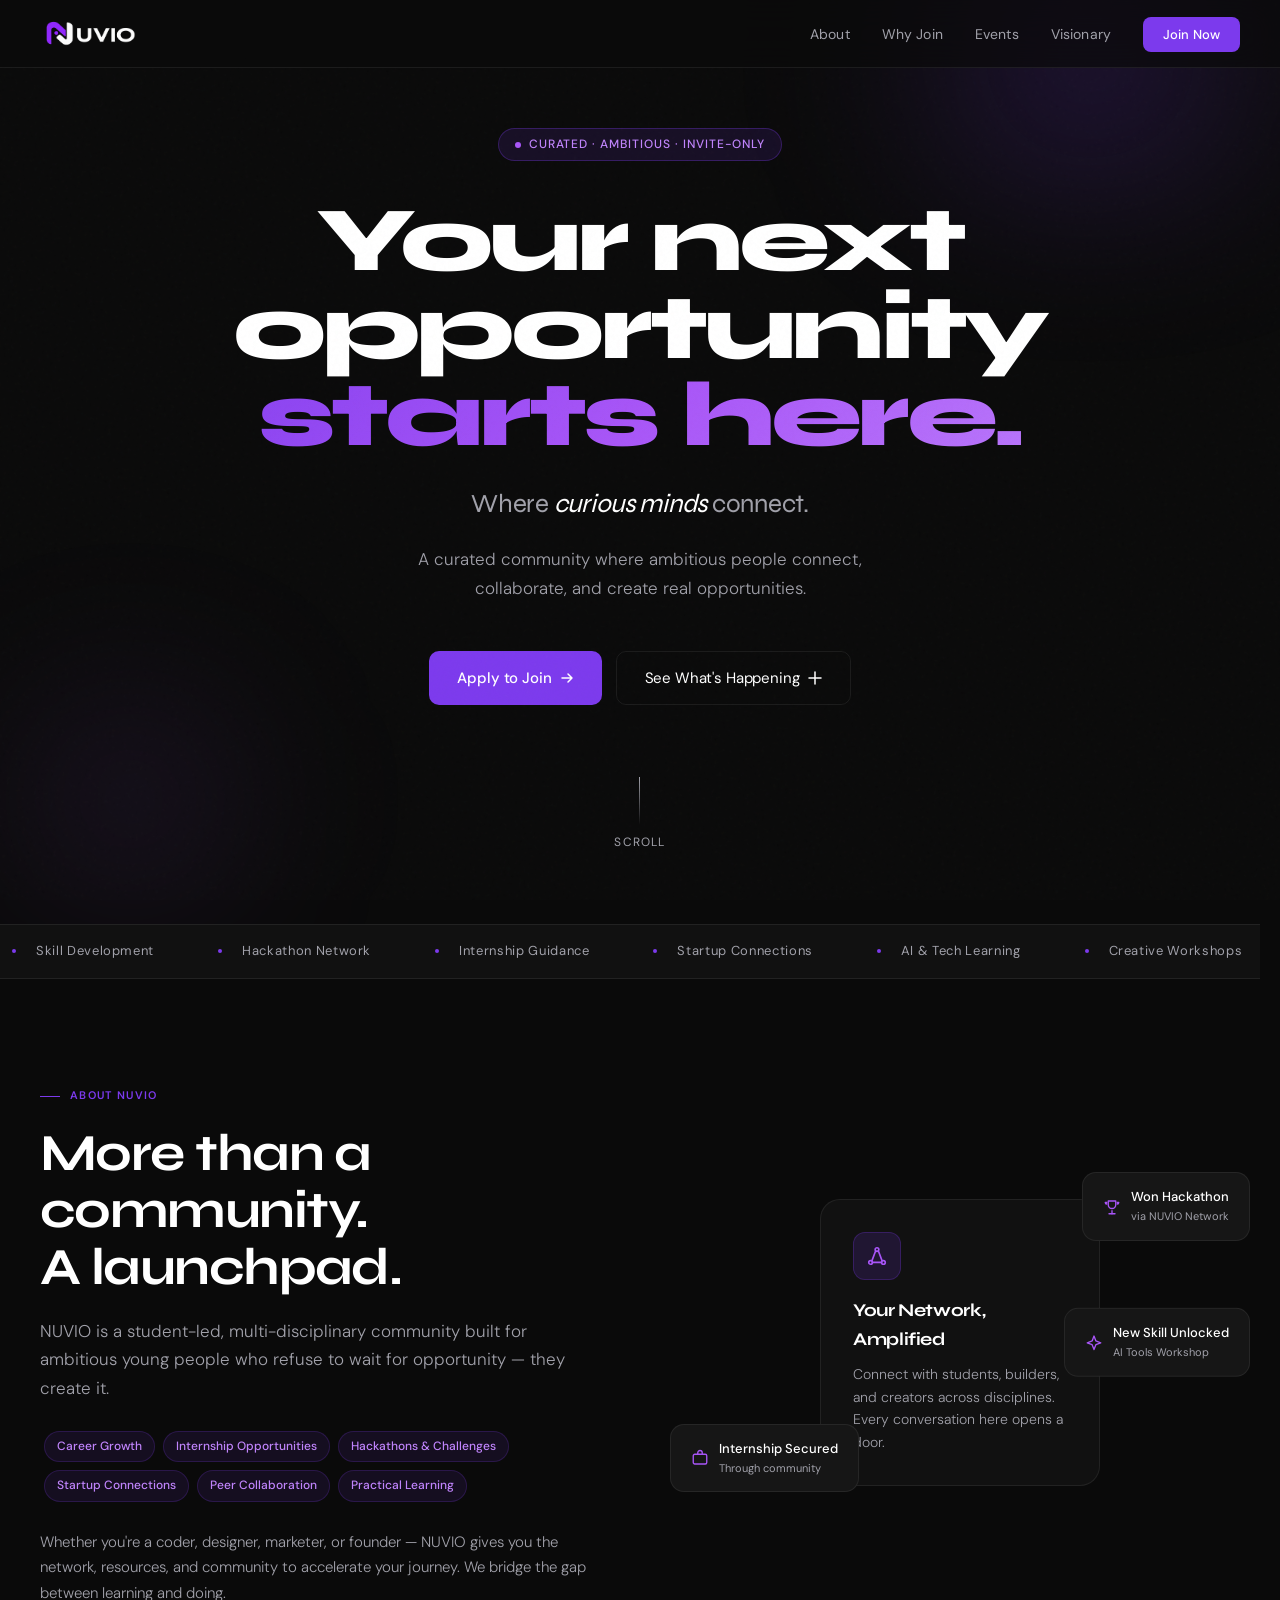
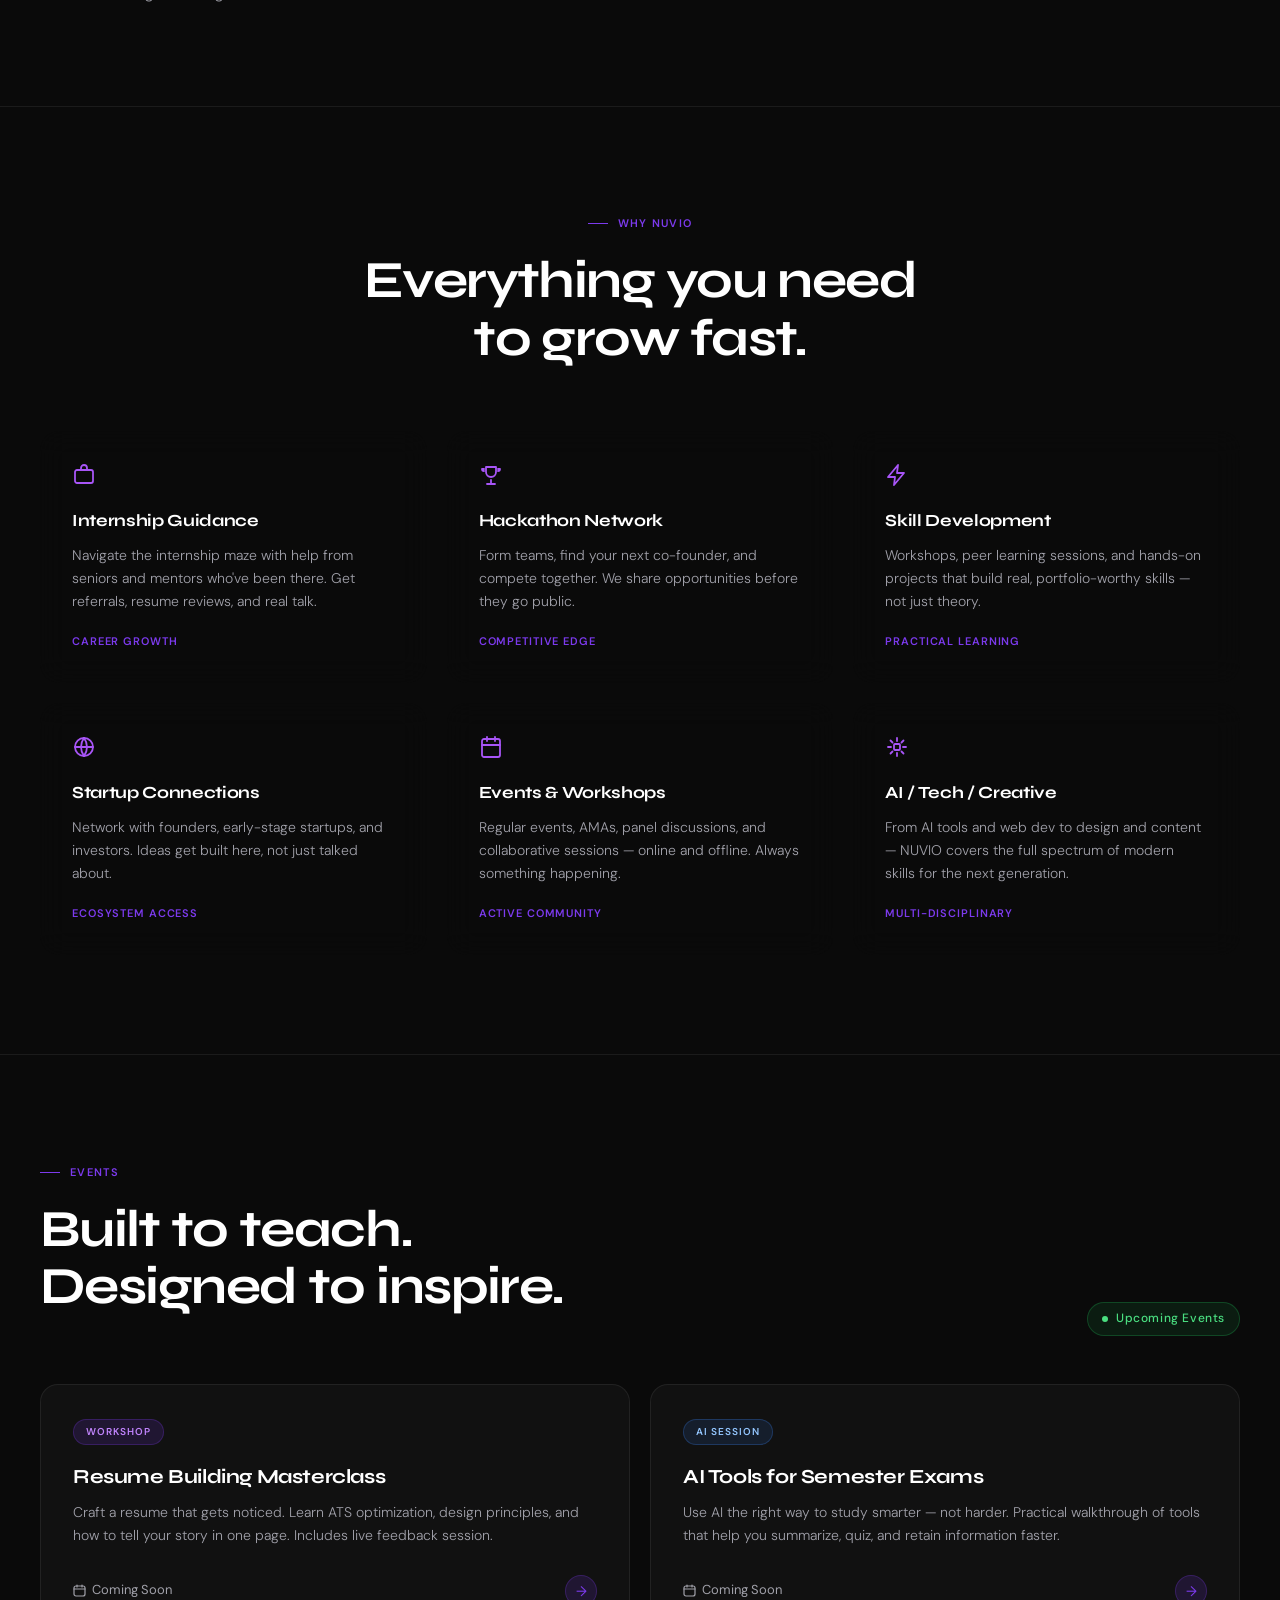
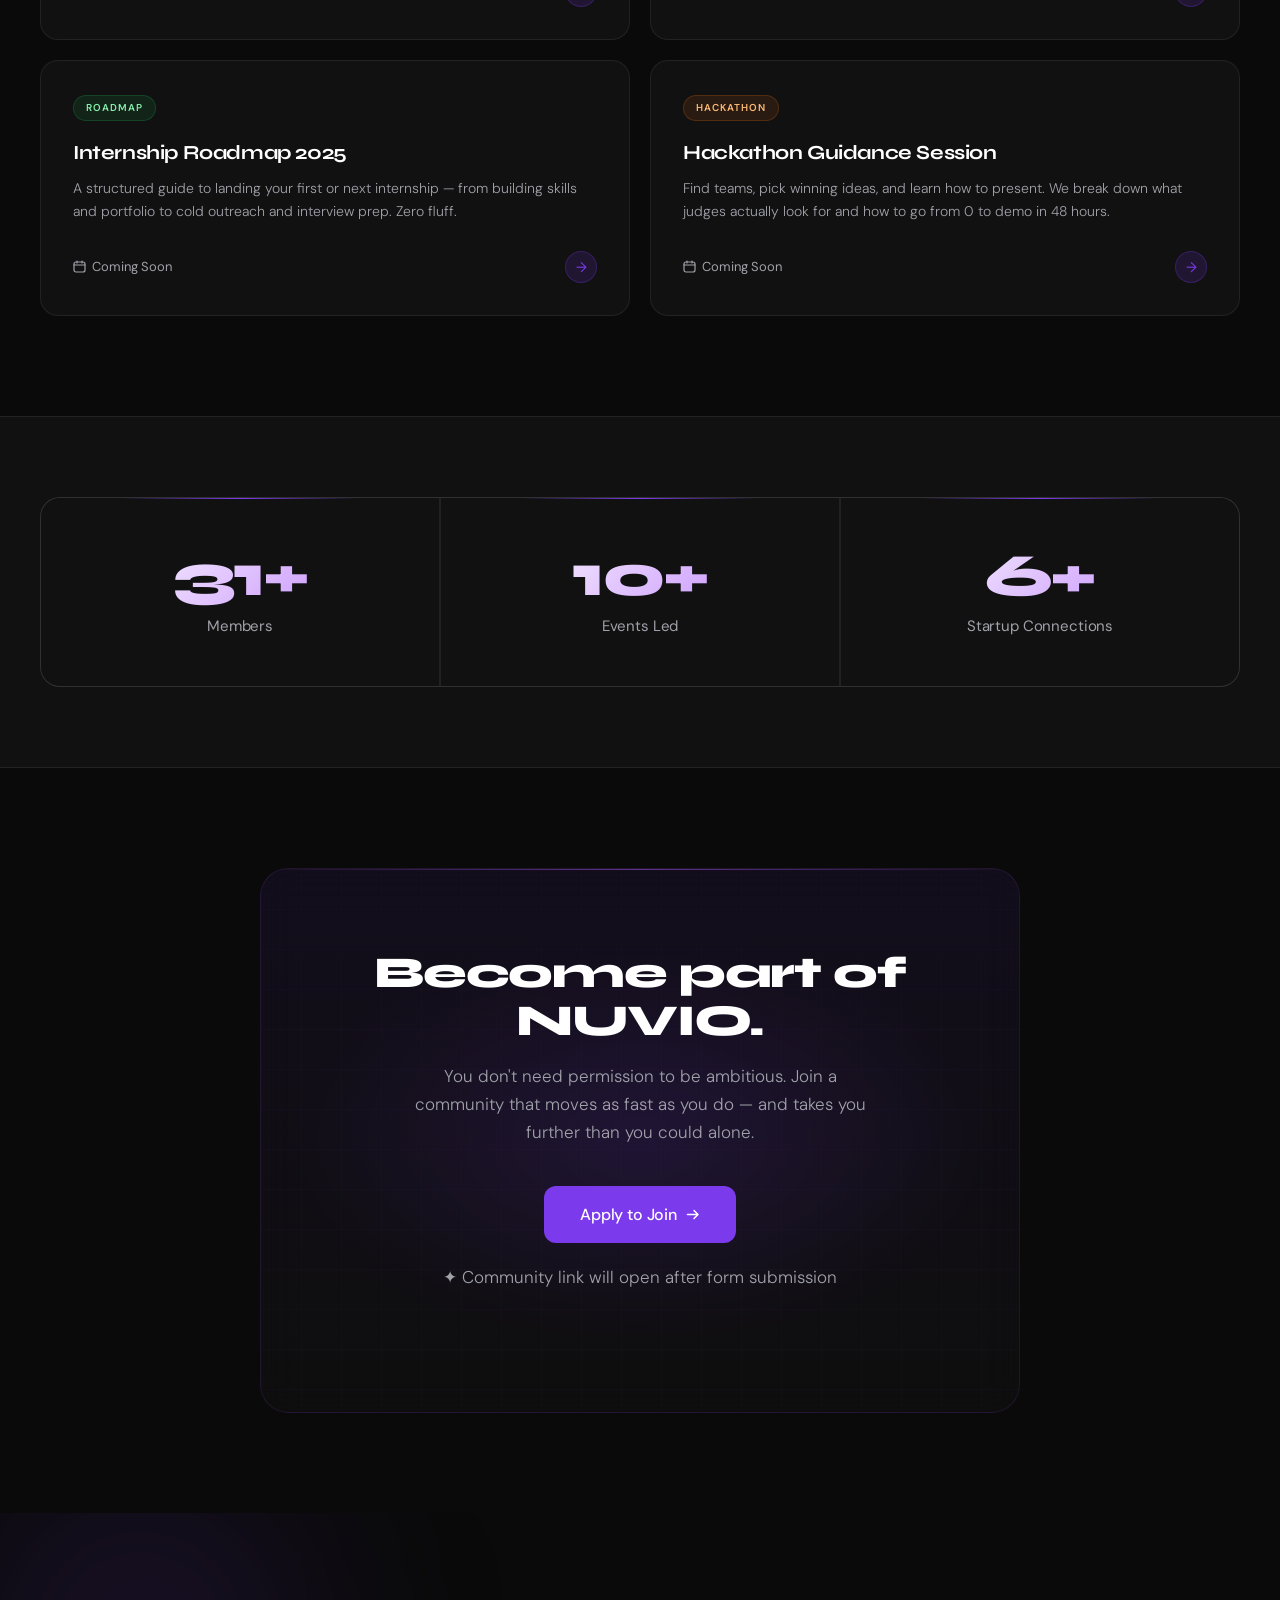
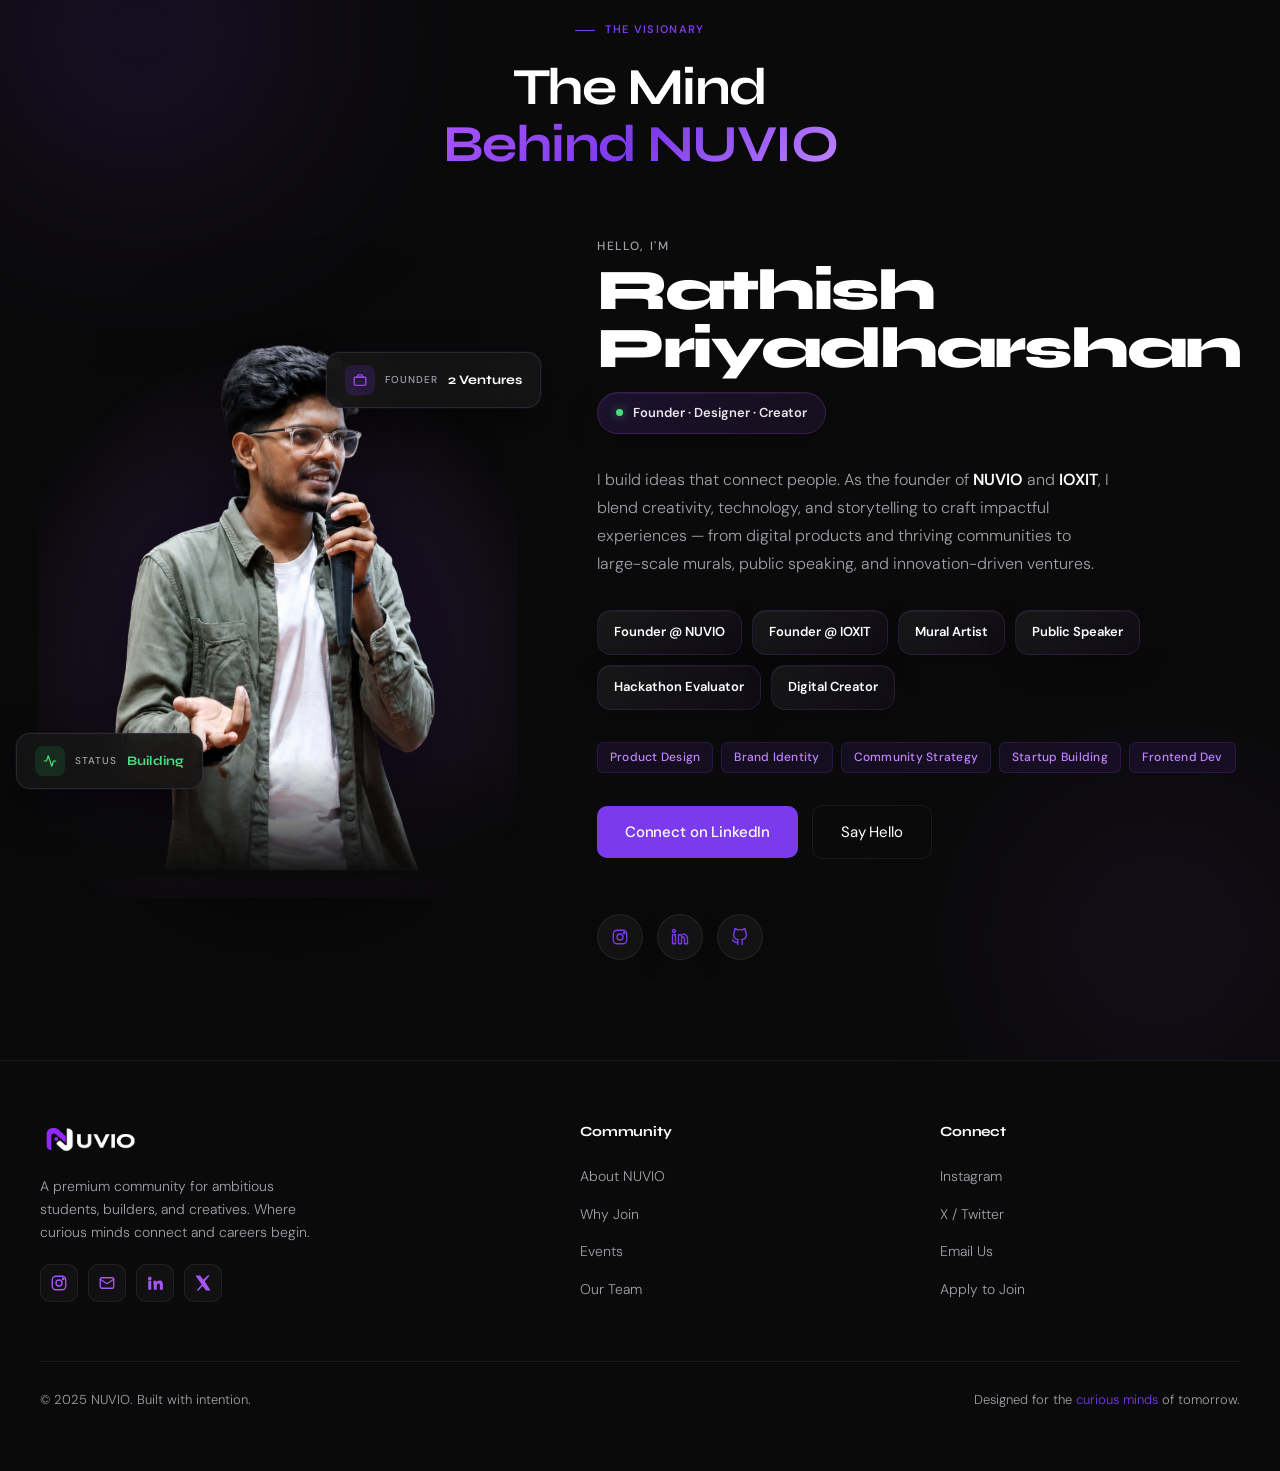
<file: index.html>
<!DOCTYPE html>
<html lang="en">

<head>
  <meta charset="UTF-8" />
  <meta name="viewport" content="width=device-width, initial-scale=1.0, viewport-fit=cover" />
  <meta name="description" content="NUVIO — A multi-disciplinary community for students, builders, creatives, and ambitious learners to connect, grow, and build together." />
  <meta name="theme-color" content="#0A0A0A" />

  <!-- Open Graph -->
  <meta property="og:title"       content="NUVIO — Where curious minds connect." />
  <meta property="og:description" content="A premium student-led community for builders, creatives, and ambitious learners." />
  <meta property="og:type"        content="website" />

  <title>NUVIO — Where curious minds connect.</title>
  <link rel="icon" type="image/png" href="assets/favicon.png">

  <!-- Preconnect for faster font loading -->
  <link rel="preconnect" href="https://fonts.googleapis.com" />
  <link rel="preconnect" href="https://fonts.gstatic.com" crossorigin />

  <!-- Google Fonts — display=swap prevents FOIT -->
  <link
    href="https://fonts.googleapis.com/css2?family=Syne:wght@400;500;600;700;800&family=DM+Sans:ital,opsz,wght@0,9..40,300;0,9..40,400;0,9..40,500;1,9..40,300&display=swap"
    rel="stylesheet"
  />

  <!-- Stylesheet -->
  <link rel="stylesheet" href="style.css" />
</head>

<body>

  <!-- ============================================================
       NAVIGATION
  ============================================================ -->
  <nav role="navigation" aria-label="Main navigation">
    <a href="#hero" class="nav-logo" aria-label="NUVIO — Home">
      <img src="assets/nuvio-navbar.png" alt="NUVIO" width="120" height="38">
    </a>

    <ul class="nav-links" id="nav-links">
      <li><a href="#about">About</a></li>
      <li><a href="#why">Why Join</a></li>
      <li><a href="#events">Events</a></li>
      <li><a href="#team">Visionary</a></li>
      <li><a href="#join" class="nav-cta">Join Now</a></li>
    </ul>

    <button
      class="nav-hamburger"
      aria-label="Toggle navigation menu"
      aria-expanded="false"
      aria-controls="nav-links"
      type="button"
    >
      <span></span>
      <span></span>
      <span></span>
    </button>
  </nav>


  <!-- ============================================================
       HERO SECTION
  ============================================================ -->
  <section id="hero" aria-label="Hero">

    <!-- Background glows -->
    <div class="hero-glow-1" aria-hidden="true"></div>
    <div class="hero-glow-2" aria-hidden="true"></div>

    <!-- Badge -->
    <div class="hero-badge" role="text">
      <div class="hero-badge-dot" aria-hidden="true"></div>
      Curated · Ambitious · Invite-only
    </div>

    <!-- Headline -->
    <h1 class="hero-title">
      <span class="hero-title-line1">Your next opportunity</span>
      <span class="hero-title-line2">starts here.</span>
    </h1>

    <!-- Tagline -->
    <p class="hero-tagline">Where <em>curious minds</em> connect.</p>

    <!-- Description -->
    <p class="hero-desc">
      A curated community where ambitious people connect, collaborate, and create real opportunities.
    </p>

    <!-- CTA Buttons -->
    <div class="hero-cta">
      <a href="#" class="btn-primary" id="open-form">
        Apply to Join
        <svg width="14" height="14" viewBox="0 0 14 14" fill="none" aria-hidden="true">
          <path d="M2 7h10M8 3l4 4-4 4" stroke="currentColor" stroke-width="1.5" stroke-linecap="round" stroke-linejoin="round"/>
        </svg>
      </a>
      <a href="#events" class="btn-secondary">
        See What's Happening
        <svg width="14" height="14" viewBox="0 0 14 14" fill="none" aria-hidden="true">
          <path d="M7 1v12M1 7h12" stroke="currentColor" stroke-width="1.5" stroke-linecap="round"/>
        </svg>
      </a>
    </div>

    <!-- Scroll indicator -->
    <div class="hero-scroll" aria-hidden="true">
      <div class="scroll-line"></div>
      Scroll
    </div>

    <!-- Marquee ticker -->
    <div class="marquee-wrap" aria-hidden="true" role="presentation">
      <div class="marquee-track">
        <div class="marquee-item"><span></span> Skill Development</div>
        <div class="marquee-item"><span></span> Hackathon Network</div>
        <div class="marquee-item"><span></span> Internship Guidance</div>
        <div class="marquee-item"><span></span> Startup Connections</div>
        <div class="marquee-item"><span></span> AI &amp; Tech Learning</div>
        <div class="marquee-item"><span></span> Creative Workshops</div>
        <div class="marquee-item"><span></span> Community Growth</div>
        <div class="marquee-item"><span></span> Peer Mentorship</div>
        <!-- Duplicate set for seamless loop -->
        <div class="marquee-item"><span></span> Skill Development</div>
        <div class="marquee-item"><span></span> Hackathon Network</div>
        <div class="marquee-item"><span></span> Internship Guidance</div>
        <div class="marquee-item"><span></span> Startup Connections</div>
        <div class="marquee-item"><span></span> AI &amp; Tech Learning</div>
        <div class="marquee-item"><span></span> Creative Workshops</div>
        <div class="marquee-item"><span></span> Community Growth</div>
        <div class="marquee-item"><span></span> Peer Mentorship</div>
      </div>
    </div>

  </section>


  <!-- ============================================================
       ABOUT SECTION
  ============================================================ -->
  <section id="about" aria-label="About NUVIO">
    <div class="about-grid">

      <!-- Text Content -->
      <div class="reveal">
        <div class="section-label">About NUVIO</div>
        <h2 class="section-title">More than a community.<br>A launchpad.</h2>
        <p class="section-desc">
          NUVIO is a student-led, multi-disciplinary community built for ambitious young
          people who refuse to wait for opportunity — they create it.
        </p>

        <div class="about-pills" aria-label="Community focus areas">
          <span class="about-pill">Career Growth</span>
          <span class="about-pill">Internship Opportunities</span>
          <span class="about-pill">Hackathons &amp; Challenges</span>
          <span class="about-pill">Startup Connections</span>
          <span class="about-pill">Peer Collaboration</span>
          <span class="about-pill">Practical Learning</span>
        </div>

        <p style="font-size: 15px; color: var(--secondary); line-height: 1.7; font-weight: 300;">
          Whether you're a coder, designer, marketer, or founder — NUVIO gives you the
          network, resources, and community to accelerate your journey. We bridge the
          gap between learning and doing.
        </p>
      </div>

      <!-- Visual / Floating Cards -->
      <div class="about-visual reveal" aria-hidden="true">
        <div class="about-card-big">
          <div class="about-icon-wrap">
            <svg width="22" height="22" viewBox="0 0 24 24" fill="none" stroke="currentColor" stroke-width="1.8" stroke-linecap="round" stroke-linejoin="round">
              <circle cx="12" cy="5" r="2"/>
              <circle cx="5" cy="19" r="2"/>
              <circle cx="19" cy="19" r="2"/>
              <path d="M10.5 6.5L6.5 17"/>
              <path d="M13.5 6.5L17.5 17"/>
              <path d="M7 19h10"/>
            </svg>
          </div>
          <h3>Your Network, Amplified</h3>
          <p>Connect with students, builders, and creators across disciplines. Every conversation here opens a door.</p>
        </div>

        <div class="about-floating about-float-1">
          <span class="about-floating-icon">
            <svg width="18" height="18" viewBox="0 0 24 24" fill="none" stroke="currentColor" stroke-width="1.8" stroke-linecap="round" stroke-linejoin="round">
              <path d="M8 21h8"/>
              <path d="M12 17v4"/>
              <path d="M7 4h10v5a5 5 0 0 1-10 0V4z"/>
              <path d="M5 6H3a2 2 0 0 0 2 2"/>
              <path d="M19 6h2a2 2 0 0 1-2 2"/>
            </svg>
          </span>
          <div>
            <div class="about-float-title">Won Hackathon</div>
            <div class="about-float-sub">via NUVIO Network</div>
          </div>
        </div>

        <div class="about-floating about-float-2">
          <span class="about-floating-icon">
            <svg width="18" height="18" viewBox="0 0 24 24" fill="none" stroke="currentColor" stroke-width="1.8" stroke-linecap="round" stroke-linejoin="round">
              <rect x="3" y="7" width="18" height="13" rx="2"/>
              <path d="M9 7V5a3 3 0 0 1 6 0v2"/>
            </svg>
          </span>
          <div>
            <div class="about-float-title">Internship Secured</div>
            <div class="about-float-sub">Through community</div>
          </div>
        </div>

        <div class="about-floating about-float-3">
          <span class="about-floating-icon">
            <svg width="18" height="18" viewBox="0 0 24 24" fill="none" stroke="currentColor" stroke-width="1.8" stroke-linecap="round" stroke-linejoin="round">
              <path d="M12 3l2.5 6.5L21 12l-6.5 2.5L12 21l-2.5-6.5L3 12l6.5-2.5L12 3z"/>
            </svg>
          </span>
          <div>
            <div class="about-float-title">New Skill Unlocked</div>
            <div class="about-float-sub">AI Tools Workshop</div>
          </div>
        </div>
      </div>

    </div>
  </section>


  <!-- ============================================================
       WHY JOIN SECTION
  ============================================================ -->
  <section id="why" aria-label="Why join NUVIO">

    <div class="why-header reveal">
      <div class="section-label">Why NUVIO</div>
      <h2 class="section-title">Everything you need<br>to grow fast.</h2>
    </div>

    <div class="features-grid">

      <div class="feature-card reveal">
        <span class="feature-icon" aria-hidden="true">
          <svg width="24" height="24" viewBox="0 0 24 24" fill="none" stroke="currentColor" stroke-width="1.8" stroke-linecap="round" stroke-linejoin="round">
            <rect x="3" y="7" width="18" height="13" rx="2"/>
            <path d="M9 7V5a3 3 0 0 1 6 0v2"/>
          </svg>
        </span>
        <h3>Internship Guidance</h3>
        <p>Navigate the internship maze with help from seniors and mentors who've been there. Get referrals, resume reviews, and real talk.</p>
        <div class="feature-tag">Career Growth</div>
      </div>

      <div class="feature-card reveal">
        <span class="feature-icon" aria-hidden="true">
          <svg width="24" height="24" viewBox="0 0 24 24" fill="none" stroke="currentColor" stroke-width="1.8" stroke-linecap="round" stroke-linejoin="round">
            <path d="M8 21h8"/>
            <path d="M12 17v4"/>
            <path d="M7 4h10v5a5 5 0 0 1-10 0V4z"/>
            <path d="M5 6H3a2 2 0 0 0 2 2"/>
            <path d="M19 6h2a2 2 0 0 1-2 2"/>
          </svg>
        </span>
        <h3>Hackathon Network</h3>
        <p>Form teams, find your next co-founder, and compete together. We share opportunities before they go public.</p>
        <div class="feature-tag">Competitive Edge</div>
      </div>

      <div class="feature-card reveal">
        <span class="feature-icon" aria-hidden="true">
          <svg width="24" height="24" viewBox="0 0 24 24" fill="none" stroke="currentColor" stroke-width="1.8" stroke-linecap="round" stroke-linejoin="round">
            <path d="M13 2L3 14h7l-1 8 10-12h-7l1-8z"/>
          </svg>
        </span>
        <h3>Skill Development</h3>
        <p>Workshops, peer learning sessions, and hands-on projects that build real, portfolio-worthy skills — not just theory.</p>
        <div class="feature-tag">Practical Learning</div>
      </div>

      <div class="feature-card reveal">
        <span class="feature-icon" aria-hidden="true">
          <svg width="24" height="24" viewBox="0 0 24 24" fill="none" stroke="currentColor" stroke-width="1.8" stroke-linecap="round" stroke-linejoin="round">
            <circle cx="12" cy="12" r="9"/>
            <path d="M3 12h18"/>
            <path d="M12 3a15 15 0 0 1 0 18"/>
            <path d="M12 3a15 15 0 0 0 0 18"/>
          </svg>
        </span>
        <h3>Startup Connections</h3>
        <p>Network with founders, early-stage startups, and investors. Ideas get built here, not just talked about.</p>
        <div class="feature-tag">Ecosystem Access</div>
      </div>

      <div class="feature-card reveal">
        <span class="feature-icon" aria-hidden="true">
          <svg width="24" height="24" viewBox="0 0 24 24" fill="none" stroke="currentColor" stroke-width="1.8" stroke-linecap="round" stroke-linejoin="round">
            <rect x="3" y="4" width="18" height="18" rx="2"/>
            <path d="M16 2v4"/>
            <path d="M8 2v4"/>
            <path d="M3 10h18"/>
          </svg>
        </span>
        <h3>Events &amp; Workshops</h3>
        <p>Regular events, AMAs, panel discussions, and collaborative sessions — online and offline. Always something happening.</p>
        <div class="feature-tag">Active Community</div>
      </div>

      <div class="feature-card reveal">
        <span class="feature-icon" aria-hidden="true">
          <svg width="24" height="24" viewBox="0 0 24 24" fill="none" stroke="currentColor" stroke-width="1.8" stroke-linecap="round" stroke-linejoin="round">
            <rect x="9" y="9" width="6" height="6" rx="1"/>
            <path d="M12 3v3"/>
            <path d="M12 18v3"/>
            <path d="M3 12h3"/>
            <path d="M18 12h3"/>
            <path d="M5.5 5.5l2 2"/>
            <path d="M16.5 16.5l2 2"/>
            <path d="M18.5 5.5l-2 2"/>
            <path d="M7.5 16.5l-2 2"/>
          </svg>
        </span>
        <h3>AI / Tech / Creative</h3>
        <p>From AI tools and web dev to design and content — NUVIO covers the full spectrum of modern skills for the next generation.</p>
        <div class="feature-tag">Multi-disciplinary</div>
      </div>

    </div>
  </section>


  <!-- ============================================================
       EVENTS SECTION
  ============================================================ -->
  <section id="events" aria-label="Upcoming Events">

    <div class="events-header">
      <div class="reveal">
        <div class="section-label">Events</div>
        <h2 class="section-title">Built to teach.<br>Designed to inspire.</h2>
      </div>
      <div class="upcoming-badge reveal">
        <div class="upcoming-dot" aria-hidden="true"></div>
        Upcoming Events
      </div>
    </div>

    <div class="events-grid">

      <article class="event-card reveal">
        <span class="event-chip chip-purple">Workshop</span>
        <h3>Resume Building Masterclass</h3>
        <p>Craft a resume that gets noticed. Learn ATS optimization, design principles, and how to tell your story in one page. Includes live feedback session.</p>
        <div class="event-footer">
          <span class="event-date">
            <svg width="13" height="13" viewBox="0 0 13 13" fill="none" aria-hidden="true">
              <rect x="1" y="2" width="11" height="10" rx="2" stroke="currentColor" stroke-width="1.2"/>
              <path d="M1 5h11M4 1v2M9 1v2" stroke="currentColor" stroke-width="1.2" stroke-linecap="round"/>
            </svg>
            Coming Soon
          </span>
          <div class="event-arrow" aria-hidden="true">→</div>
        </div>
      </article>

      <article class="event-card reveal">
        <span class="event-chip chip-blue">AI Session</span>
        <h3>AI Tools for Semester Exams</h3>
        <p>Use AI the right way to study smarter — not harder. Practical walkthrough of tools that help you summarize, quiz, and retain information faster.</p>
        <div class="event-footer">
          <span class="event-date">
            <svg width="13" height="13" viewBox="0 0 13 13" fill="none" aria-hidden="true">
              <rect x="1" y="2" width="11" height="10" rx="2" stroke="currentColor" stroke-width="1.2"/>
              <path d="M1 5h11M4 1v2M9 1v2" stroke="currentColor" stroke-width="1.2" stroke-linecap="round"/>
            </svg>
            Coming Soon
          </span>
          <div class="event-arrow" aria-hidden="true">→</div>
        </div>
      </article>

      <article class="event-card reveal">
        <span class="event-chip chip-green">Roadmap</span>
        <h3>Internship Roadmap 2025</h3>
        <p>A structured guide to landing your first or next internship — from building skills and portfolio to cold outreach and interview prep. Zero fluff.</p>
        <div class="event-footer">
          <span class="event-date">
            <svg width="13" height="13" viewBox="0 0 13 13" fill="none" aria-hidden="true">
              <rect x="1" y="2" width="11" height="10" rx="2" stroke="currentColor" stroke-width="1.2"/>
              <path d="M1 5h11M4 1v2M9 1v2" stroke="currentColor" stroke-width="1.2" stroke-linecap="round"/>
            </svg>
            Coming Soon
          </span>
          <div class="event-arrow" aria-hidden="true">→</div>
        </div>
      </article>

      <article class="event-card reveal">
        <span class="event-chip chip-orange">Hackathon</span>
        <h3>Hackathon Guidance Session</h3>
        <p>Find teams, pick winning ideas, and learn how to present. We break down what judges actually look for and how to go from 0 to demo in 48 hours.</p>
        <div class="event-footer">
          <span class="event-date">
            <svg width="13" height="13" viewBox="0 0 13 13" fill="none" aria-hidden="true">
              <rect x="1" y="2" width="11" height="10" rx="2" stroke="currentColor" stroke-width="1.2"/>
              <path d="M1 5h11M4 1v2M9 1v2" stroke="currentColor" stroke-width="1.2" stroke-linecap="round"/>
            </svg>
            Coming Soon
          </span>
          <div class="event-arrow" aria-hidden="true">→</div>
        </div>
      </article>

    </div>
  </section>


  <!-- ============================================================
       STATS SECTION
  ============================================================ -->
  <section id="stats" aria-label="Community stats">
    <div class="stats-grid">

      <div class="stat-item reveal">
        <div class="stat-num" data-target="50">0+</div>
        <div class="stat-label">Members</div>
      </div>

      <div class="stat-item reveal">
        <div class="stat-num" data-target="10">0+</div>
        <div class="stat-label">Events Led</div>
      </div>

      <div class="stat-item reveal">
        <div class="stat-num" data-target="6">0+</div>
        <div class="stat-label">Startup Connections</div>
      </div>

    </div>
  </section>


  <!-- ============================================================
       JOIN / CTA SECTION
  ============================================================ -->
  <section id="join" aria-label="Join NUVIO">
    <div class="join-glow" aria-hidden="true"></div>

    <div class="join-card reveal">
      <div class="join-card-grid" aria-hidden="true"></div>

      <h2>Become part of<br>NUVIO.</h2>
      <p>
        You don't need permission to be ambitious. Join a community that moves as fast
        as you do — and takes you further than you could alone.
      </p>

      <a href="#" class="btn-primary" id="open-form-2">
        Apply to Join
        <svg width="15" height="15" viewBox="0 0 15 15" fill="none" aria-hidden="true">
          <path d="M2.5 7.5h10M9 3.5l4 4-4 4" stroke="currentColor" stroke-width="1.5" stroke-linecap="round" stroke-linejoin="round"/>
        </svg>
      </a>

      <p class="join-note">✦ Community link will open after form submission</p>
    </div>
  </section>


  <!-- ============================================================
       TEAM / FOUNDER SECTION
  ============================================================ -->
  <section id="team" aria-label="Founder Showcase">

    <div class="founder-orb founder-orb-1" aria-hidden="true"></div>
    <div class="founder-orb founder-orb-2" aria-hidden="true"></div>

    <div class="founder-header reveal">
      <span class="section-label">The Visionary</span>
      <h2 class="section-title">
        The Mind<br>
        <span class="founder-gradient-text">Behind NUVIO</span>
      </h2>
    </div>

    <div class="founder-grid">

      <div class="founder-image-col reveal">

        <div class="founder-float-card founder-fc-top" aria-hidden="true">
          <span class="founder-fc-icon">
            <svg width="14" height="14" viewBox="0 0 24 24" fill="none" stroke="currentColor" stroke-width="2" stroke-linecap="round" stroke-linejoin="round">
              <rect x="2" y="7" width="20" height="14" rx="2"/>
              <path d="M16 7V5a2 2 0 0 0-2-2h-4a2 2 0 0 0-2 2v2"/>
            </svg>
          </span>
          <span class="founder-fc-label">Founder</span>
          <span class="founder-fc-value">2 Ventures</span>
        </div>

        <div class="founder-float-card founder-fc-bottom" aria-hidden="true">
          <span class="founder-fc-icon founder-fc-icon--green">
            <svg width="14" height="14" viewBox="0 0 24 24" fill="none" stroke="currentColor" stroke-width="2" stroke-linecap="round" stroke-linejoin="round">
              <polyline points="22 12 18 12 15 21 9 3 6 12 2 12"/>
            </svg>
          </span>
          <span class="founder-fc-label">Status</span>
          <span class="founder-fc-value founder-fc-value--live">Building</span>
        </div>

        <div class="founder-image-frame">
          <div class="founder-image-glow" aria-hidden="true"></div>

          <img
            src="assets/rathish.png"
            alt="Rathish Priyadharshan — Founder of NUVIO"
            class="founder-photo"
            loading="lazy"
            width="440"
          />

          <div class="founder-image-fade" aria-hidden="true"></div>
        </div>

      </div>

      <div class="founder-content-col">

        <div class="reveal">
          <p class="founder-eyebrow">Hello, I'm</p>
          <h3 class="founder-name">Rathish<br>Priyadharshan</h3>
          <p class="founder-title-tag">
            <span class="founder-dot" aria-hidden="true"></span>
            Founder · Designer · Creator
          </p>
        </div>

        <p class="founder-bio reveal">
          I build ideas that connect people. As the founder of <strong>NUVIO</strong> and <strong>IOXIT</strong>, I blend creativity, technology, and storytelling to craft impactful experiences — from digital products and thriving communities to large-scale murals, public speaking, and innovation-driven ventures.
        </p>

        <div class="founder-cred-row reveal">
          <div class="founder-cred-pill">Founder @ NUVIO</div>
          <div class="founder-cred-pill">Founder @ IOXIT</div>
          <div class="founder-cred-pill">Mural Artist</div>
          <div class="founder-cred-pill">Public Speaker</div>
          <div class="founder-cred-pill">Hackathon Evaluator</div>
          <div class="founder-cred-pill">Digital Creator</div>
        </div>

        <div class="founder-skills reveal">
          <span class="founder-skill-chip">Product Design</span>
          <span class="founder-skill-chip">Brand Identity</span>
          <span class="founder-skill-chip">Community Strategy</span>
          <span class="founder-skill-chip">Startup Building</span>
          <span class="founder-skill-chip">Frontend Dev</span>
        </div>

        <div class="founder-cta reveal">
          <a href="https://www.linkedin.com/in/rathish-priyadharshan-739681249/" target="_blank" rel="noopener noreferrer" class="btn-primary founder-btn-magnetic">
            Connect on LinkedIn
          </a>

          <a href="mailto:founder@nuvio.social?subject=Let's Connect" class="btn-secondary founder-btn-magnetic">
            Say Hello
          </a>
        </div>

        <div class="founder-socials reveal">
          <a href="https://www.instagram.com/rathish_artz?igsh=MTJvb2NranJjdWo5Zw==" target="_blank" rel="noopener noreferrer" class="founder-social-icon" aria-label="Instagram">
            <svg width="18" height="18" viewBox="0 0 24 24" fill="none" stroke="currentColor" stroke-width="1.8" stroke-linecap="round" stroke-linejoin="round" aria-hidden="true">
              <rect x="3" y="3" width="18" height="18" rx="5"/>
              <circle cx="12" cy="12" r="4"/>
              <circle cx="17.5" cy="6.5" r="1"/>
            </svg>
          </a>
          <a href="https://www.linkedin.com/in/rathish-priyadharshan-739681249/" target="_blank" rel="noopener noreferrer" class="founder-social-icon" aria-label="LinkedIn">
            <svg width="18" height="18" viewBox="0 0 24 24" fill="none" stroke="currentColor" stroke-width="1.8" stroke-linecap="round" stroke-linejoin="round" aria-hidden="true">
              <path d="M16 8a6 6 0 0 1 6 6v7h-4v-7a2 2 0 0 0-4 0v7h-4v-12h4v2"/>
              <rect x="2" y="9" width="4" height="12"/>
              <circle cx="4" cy="4" r="2"/>
            </svg>
          </a>
          <a href="https://github.com/Rathishraja" target="_blank" rel="noopener noreferrer" class="founder-social-icon" aria-label="GitHub">
            <svg width="18" height="18" viewBox="0 0 24 24" fill="none" stroke="currentColor" stroke-width="1.8" stroke-linecap="round" stroke-linejoin="round" aria-hidden="true">
              <path d="M9 19c-5 1.5-5-2.5-7-3"/>
              <path d="M15 22v-3.87a3.37 3.37 0 0 0-.94-2.61c3.14-.35 6.44-1.54 6.44-7A5.44 5.44 0 0 0 19 4.77 5.07 5.07 0 0 0 18.91 1S17.73.65 15 2.48a13.38 13.38 0 0 0-6 0C6.27.65 5.09 1 5.09 1A5.07 5.07 0 0 0 5 4.77 5.44 5.44 0 0 0 3.5 8.52c0 5.42 3.3 6.61 6.44 7A3.37 3.37 0 0 0 9 18.13V22"/>
            </svg>
          </a>
        </div>

      </div>

    </div>

  </section>

  <!-- ============================================================
       FOOTER
  ============================================================ -->
  <footer>
    <div class="footer-grid">

      <!-- Brand -->
      <div class="footer-brand">
        <a href="#hero" class="nav-logo" aria-label="NUVIO — Back to top">
          <img src="assets/nuvio-navbar.png" alt="NUVIO" class="footer-logo" width="100" height="32">
        </a>
        
        <p>A premium community for ambitious students, builders, and creatives. Where curious minds connect and careers begin.</p>
        <div class="footer-social">
          <a href="https://www.instagram.com/nuvio.social" target="_blank" rel="noopener noreferrer" class="social-link" aria-label="NUVIO on Instagram">
            <svg width="18" height="18" viewBox="0 0 24 24" fill="none" stroke="currentColor" stroke-width="1.8" stroke-linecap="round" stroke-linejoin="round" aria-hidden="true">
              <rect x="3" y="3" width="18" height="18" rx="5"/>
              <circle cx="12" cy="12" r="4"/>
              <circle cx="17.5" cy="6.5" r="1"/>
            </svg>
          </a>
          <a href="mailto:team@nuvio.social" class="social-link" aria-label="Email NUVIO team">
            <svg width="18" height="18" viewBox="0 0 24 24" fill="none" stroke="currentColor" stroke-width="1.8" stroke-linecap="round" stroke-linejoin="round" aria-hidden="true">
              <rect x="3" y="5" width="18" height="14" rx="2"/>
              <path d="M3 7l9 6 9-6"/>
            </svg>
          </a>
          <a href="https://www.linkedin.com/company/nuviosocial/" target="_blank" rel="noopener noreferrer" class="social-link" aria-label="NUVIO on LinkedIn">
            <svg width="18" height="18" viewBox="0 0 24 24" fill="currentColor" aria-hidden="true">
              <path d="M4.98 3.5A2.48 2.48 0 1 0 5 8.46 2.48 2.48 0 0 0 4.98 3.5zM3 9h4v12H3zM10 9h3.8v1.7h.1c.5-.9 1.8-1.9 3.8-1.9 4.1 0 4.8 2.7 4.8 6.2V21h-4v-5.4c0-1.3 0-3-1.9-3s-2.2 1.5-2.2 2.9V21h-4z"/>
            </svg>
          </a>
          <a href="https://x.com/nuviosocial" target="_blank" rel="noopener noreferrer" class="social-link" aria-label="NUVIO on X (Twitter)">
            <svg width="18" height="18" viewBox="0 0 24 24" fill="currentColor" aria-hidden="true">
              <path d="M18.244 2H21l-6.56 7.5L22 22h-5.956l-4.667-6.104L6.036 22H3.28l7.017-8.019L2 2h6.104l4.219 5.53L18.244 2z"/>
            </svg>
          </a>
        </div>
      </div>

      <!-- Links: Community -->
      <div class="footer-col">
        <h4>Community</h4>
        <ul>
          <li><a href="#about">About NUVIO</a></li>
          <li><a href="#why">Why Join</a></li>
          <li><a href="#events">Events</a></li>
          <li><a href="#team">Our Team</a></li>
        </ul>
      </div>

      <!-- Links: Connect -->
      <div class="footer-col">
        <h4>Connect</h4>
        <ul>
          <li><a href="https://www.instagram.com/nuvio.social" target="_blank" rel="noopener noreferrer">Instagram</a></li>
          <li><a href="https://x.com/nuviosocial" target="_blank" rel="noopener noreferrer">X / Twitter</a></li>
          <li><a href="mailto:team@nuvio.social">Email Us</a></li>
          <li><a href="#" id="open-form-footer">Apply to Join</a></li>
        </ul>
      </div>

    </div>

    <div class="footer-bottom">
      <p>&copy; 2025 NUVIO. Built with intention.</p>
      <p>Designed for the <a href="#join">curious minds</a> of tomorrow.</p>
    </div>
  </footer>

  <!-- ============================================================
       FORM MODAL
  ============================================================ -->
  <div class="form-modal" id="formModal" role="dialog" aria-modal="true" aria-label="NUVIO Application Form">
    <div class="form-overlay" id="closeForm"></div>

    <div class="form-modal-content">
      <button class="form-close" id="closeFormBtn" aria-label="Close application form">&times;</button>

      <iframe
        src="https://tally.so/embed/ODo21Y"
        frameborder="0"
        marginheight="0"
        marginwidth="0"
        title="NUVIO Application Form"
        loading="lazy"
      ></iframe>
    </div>
  </div>

  <!-- JavaScript — deferred for performance -->
  <script src="main.js" defer></script>

</body>
</html>
</file>
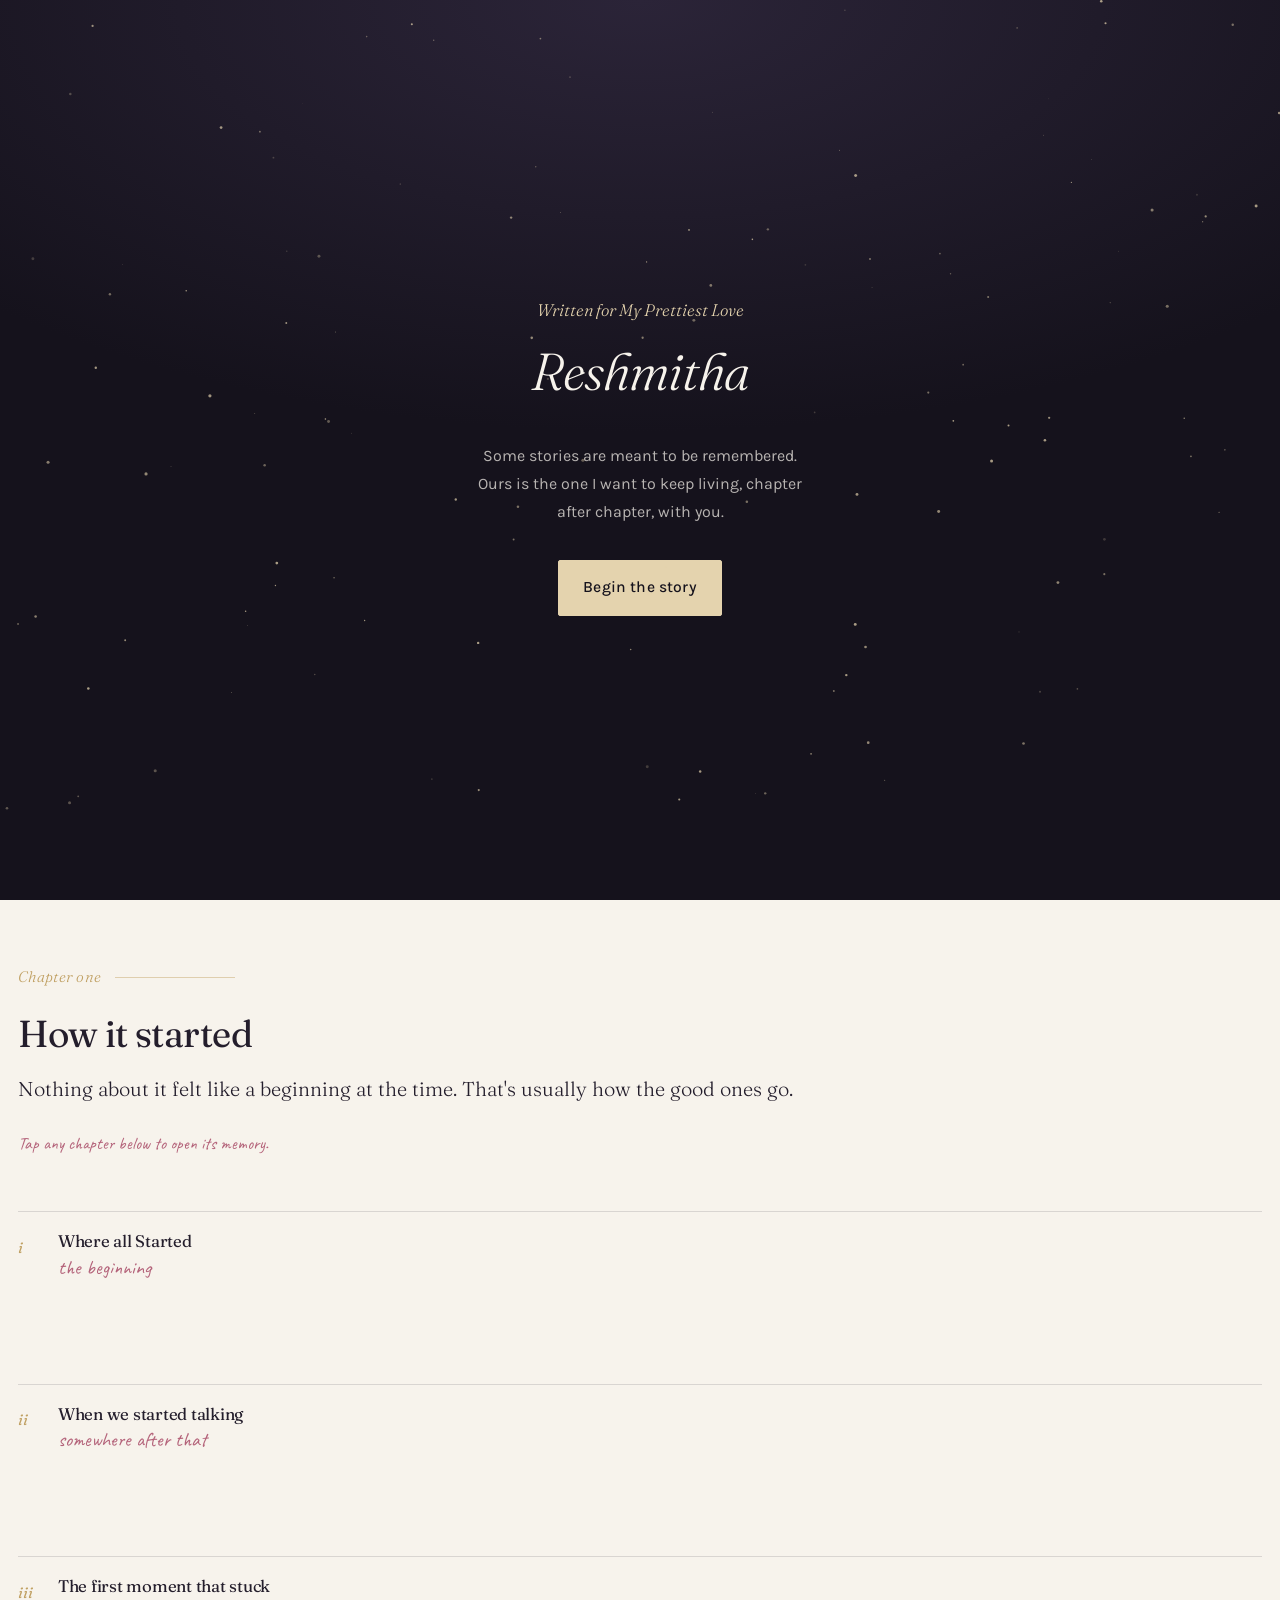
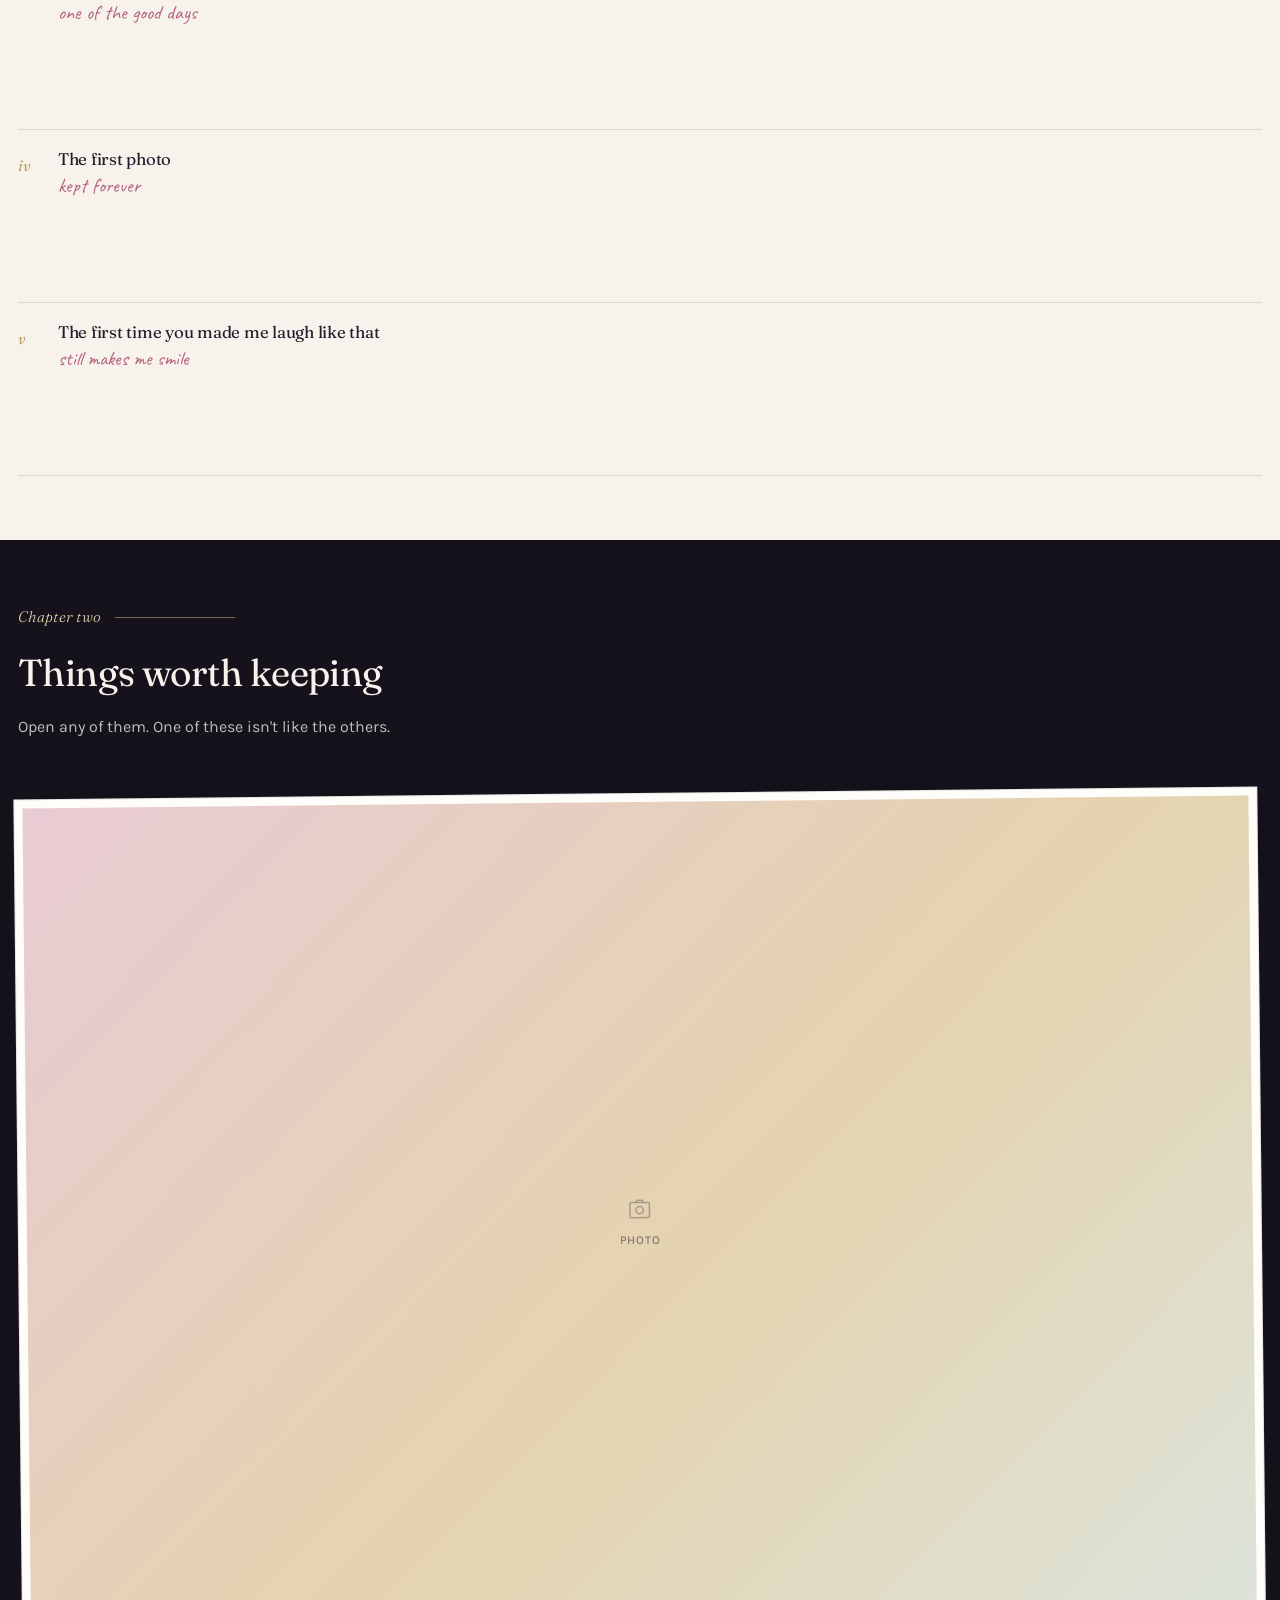
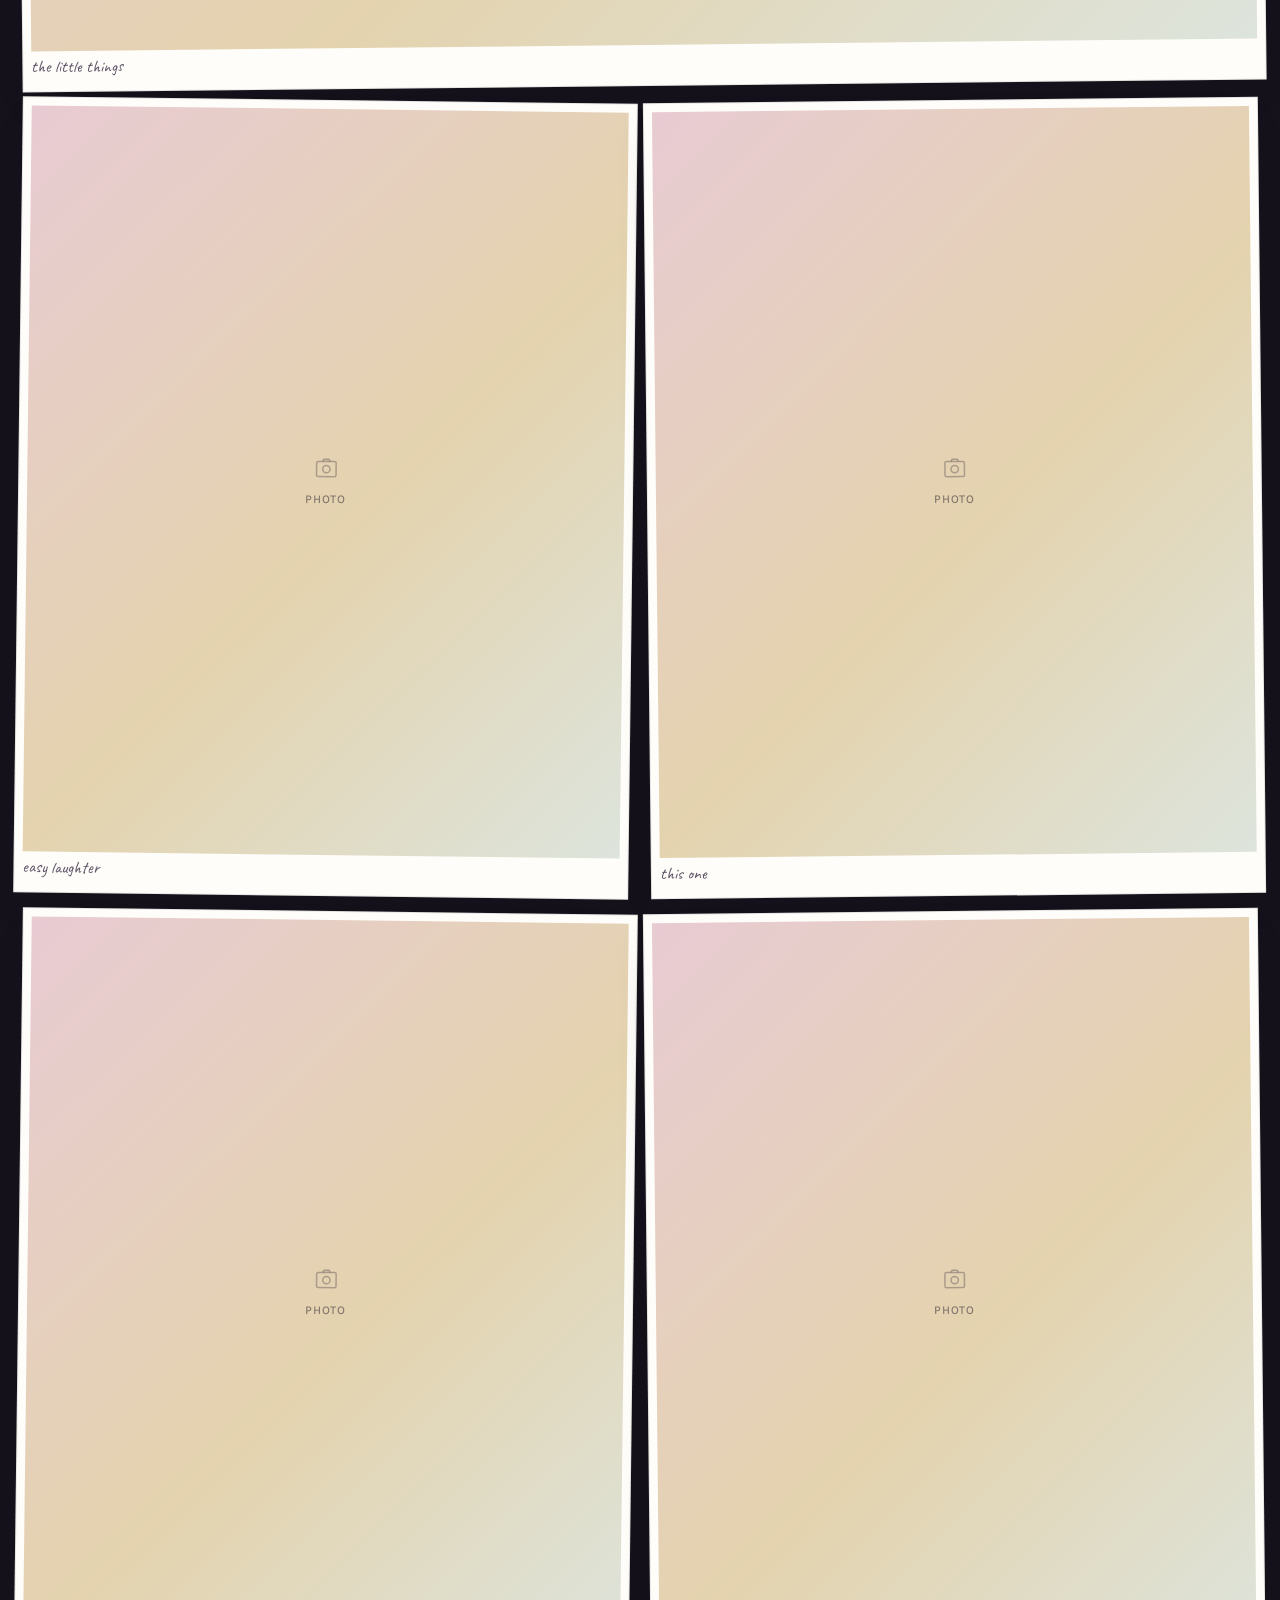
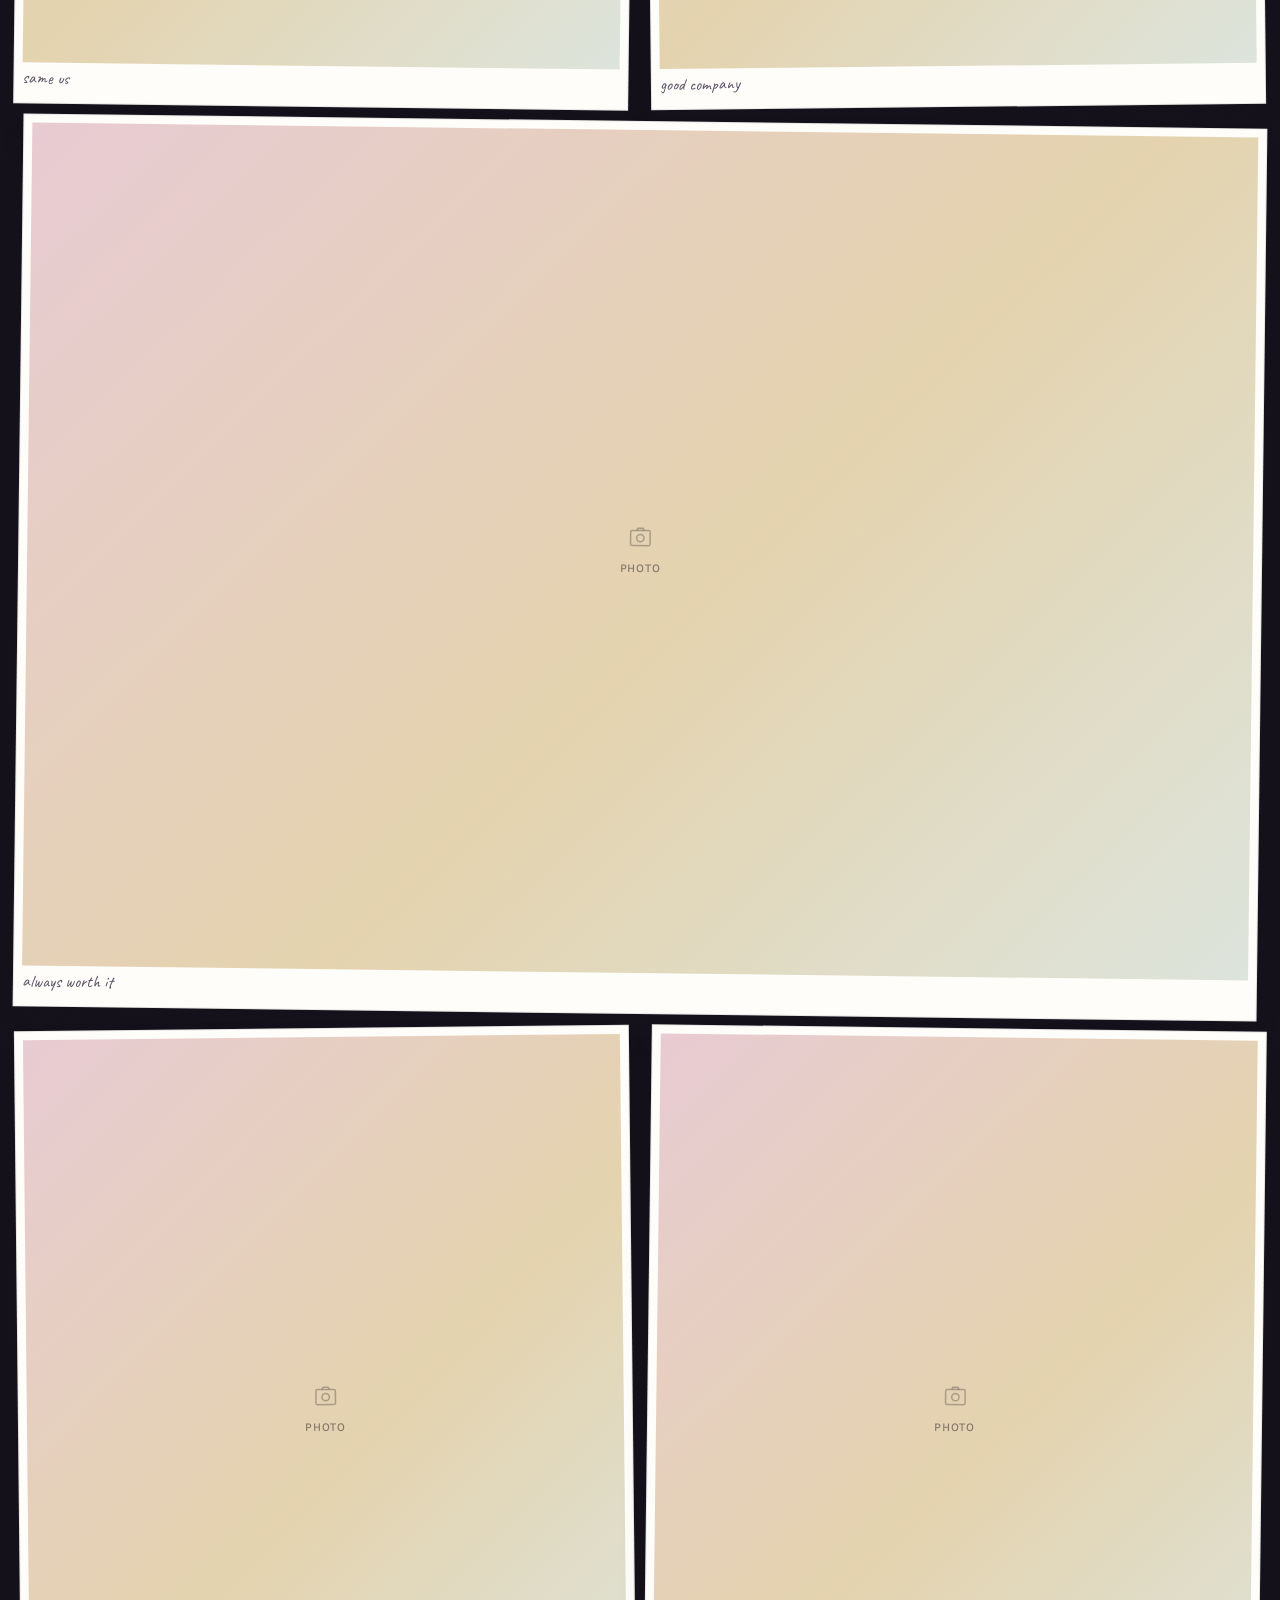
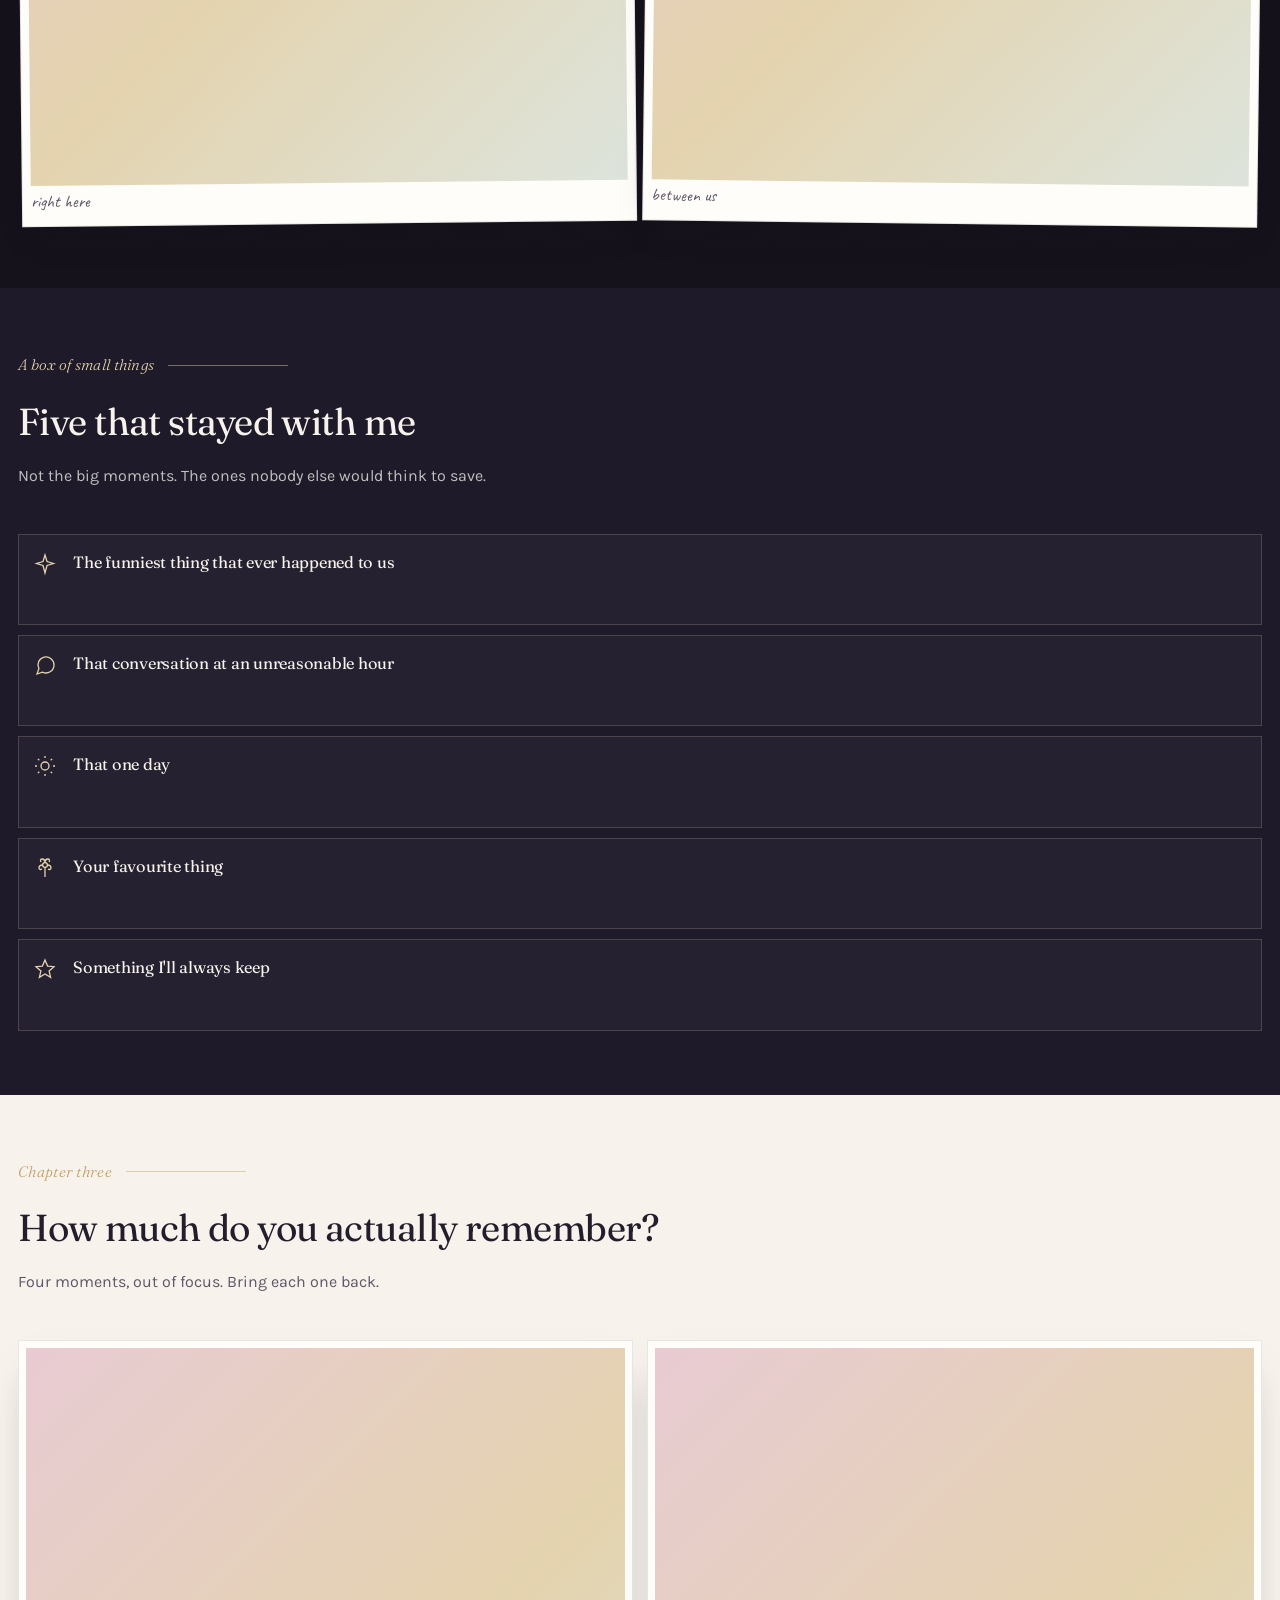
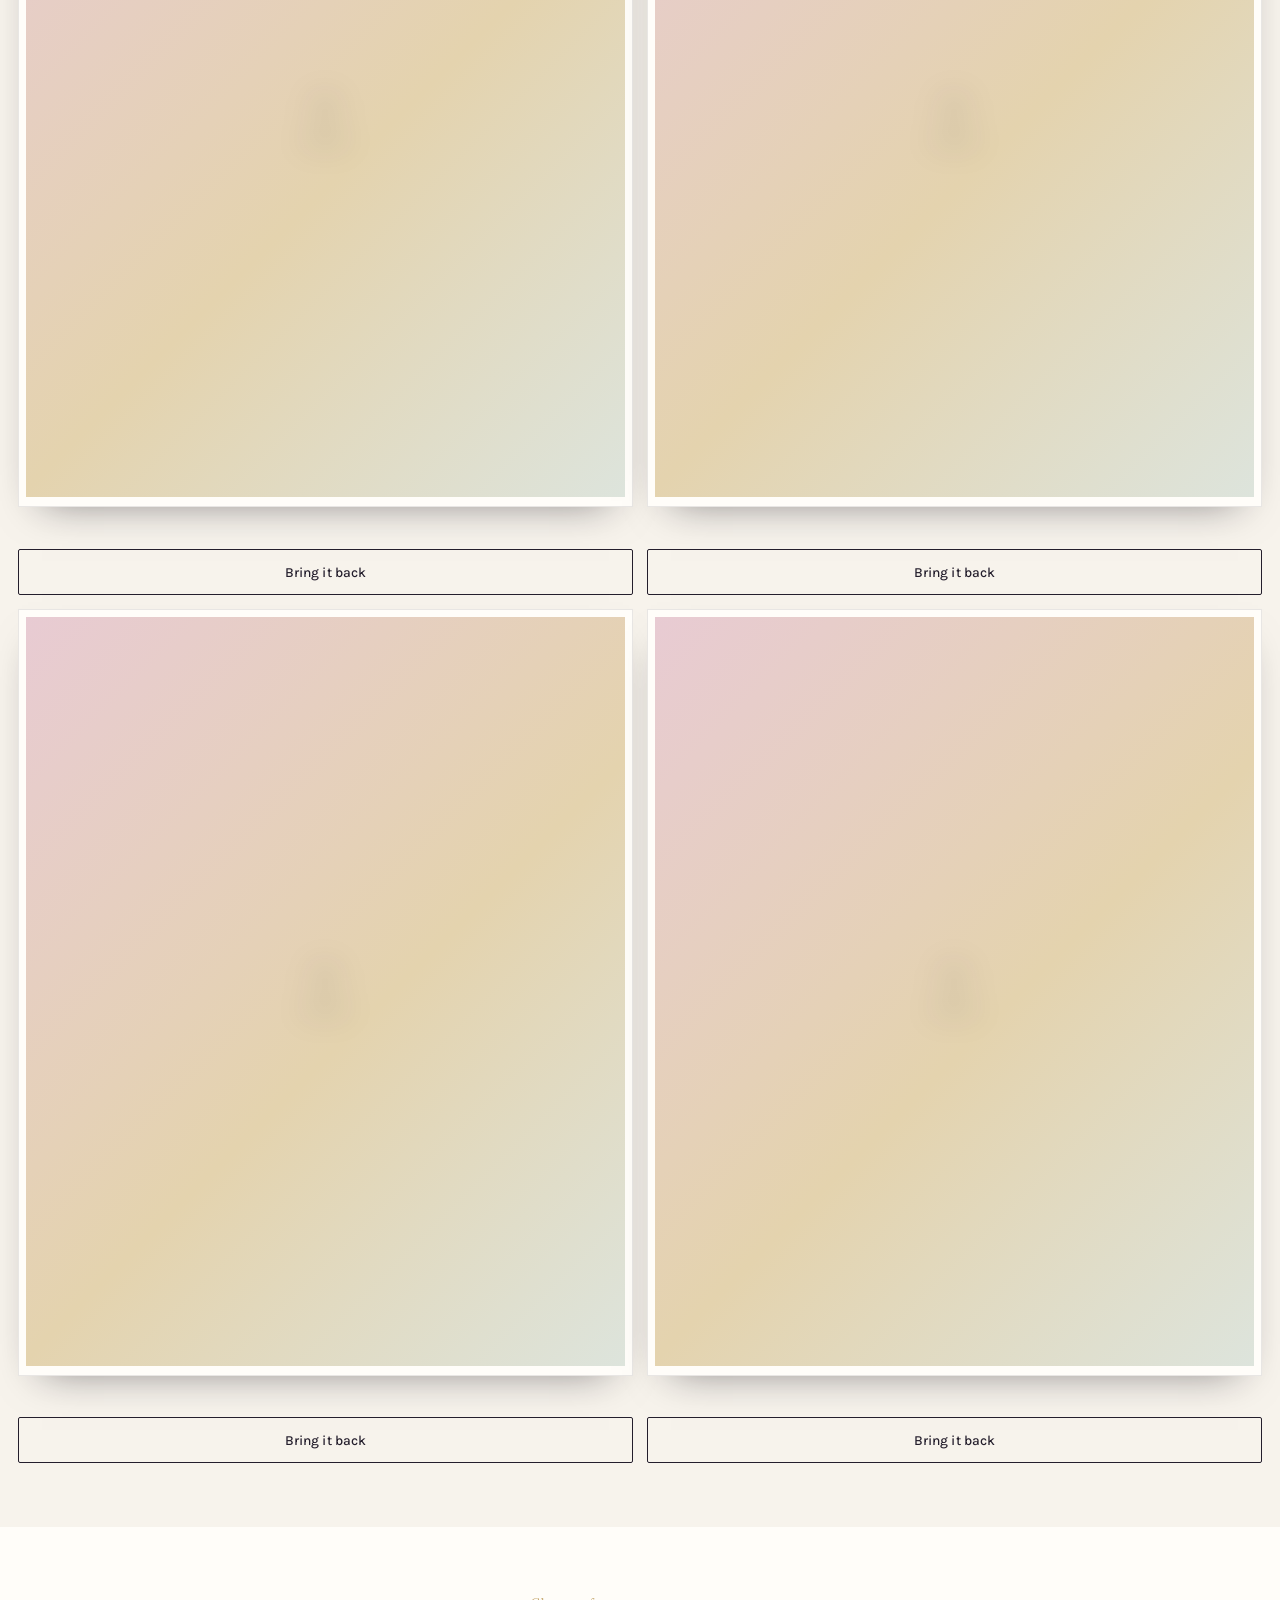
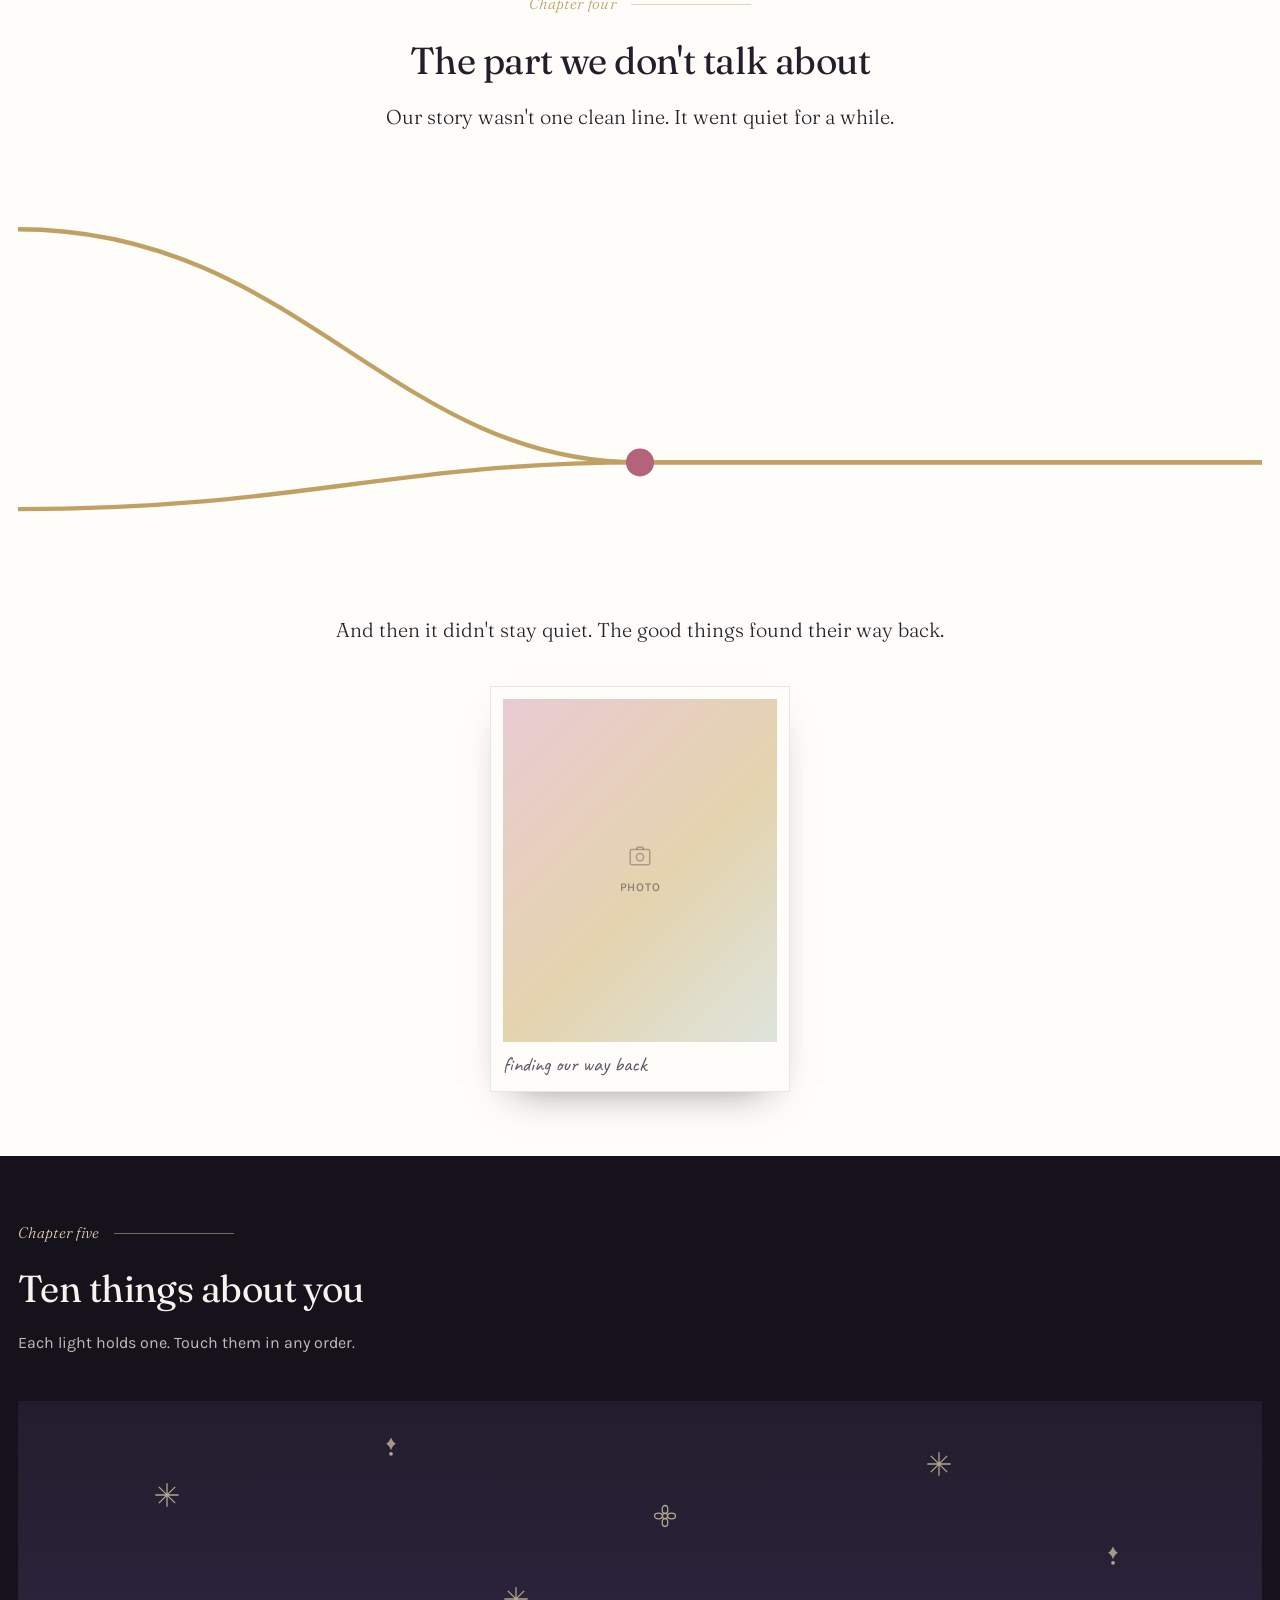
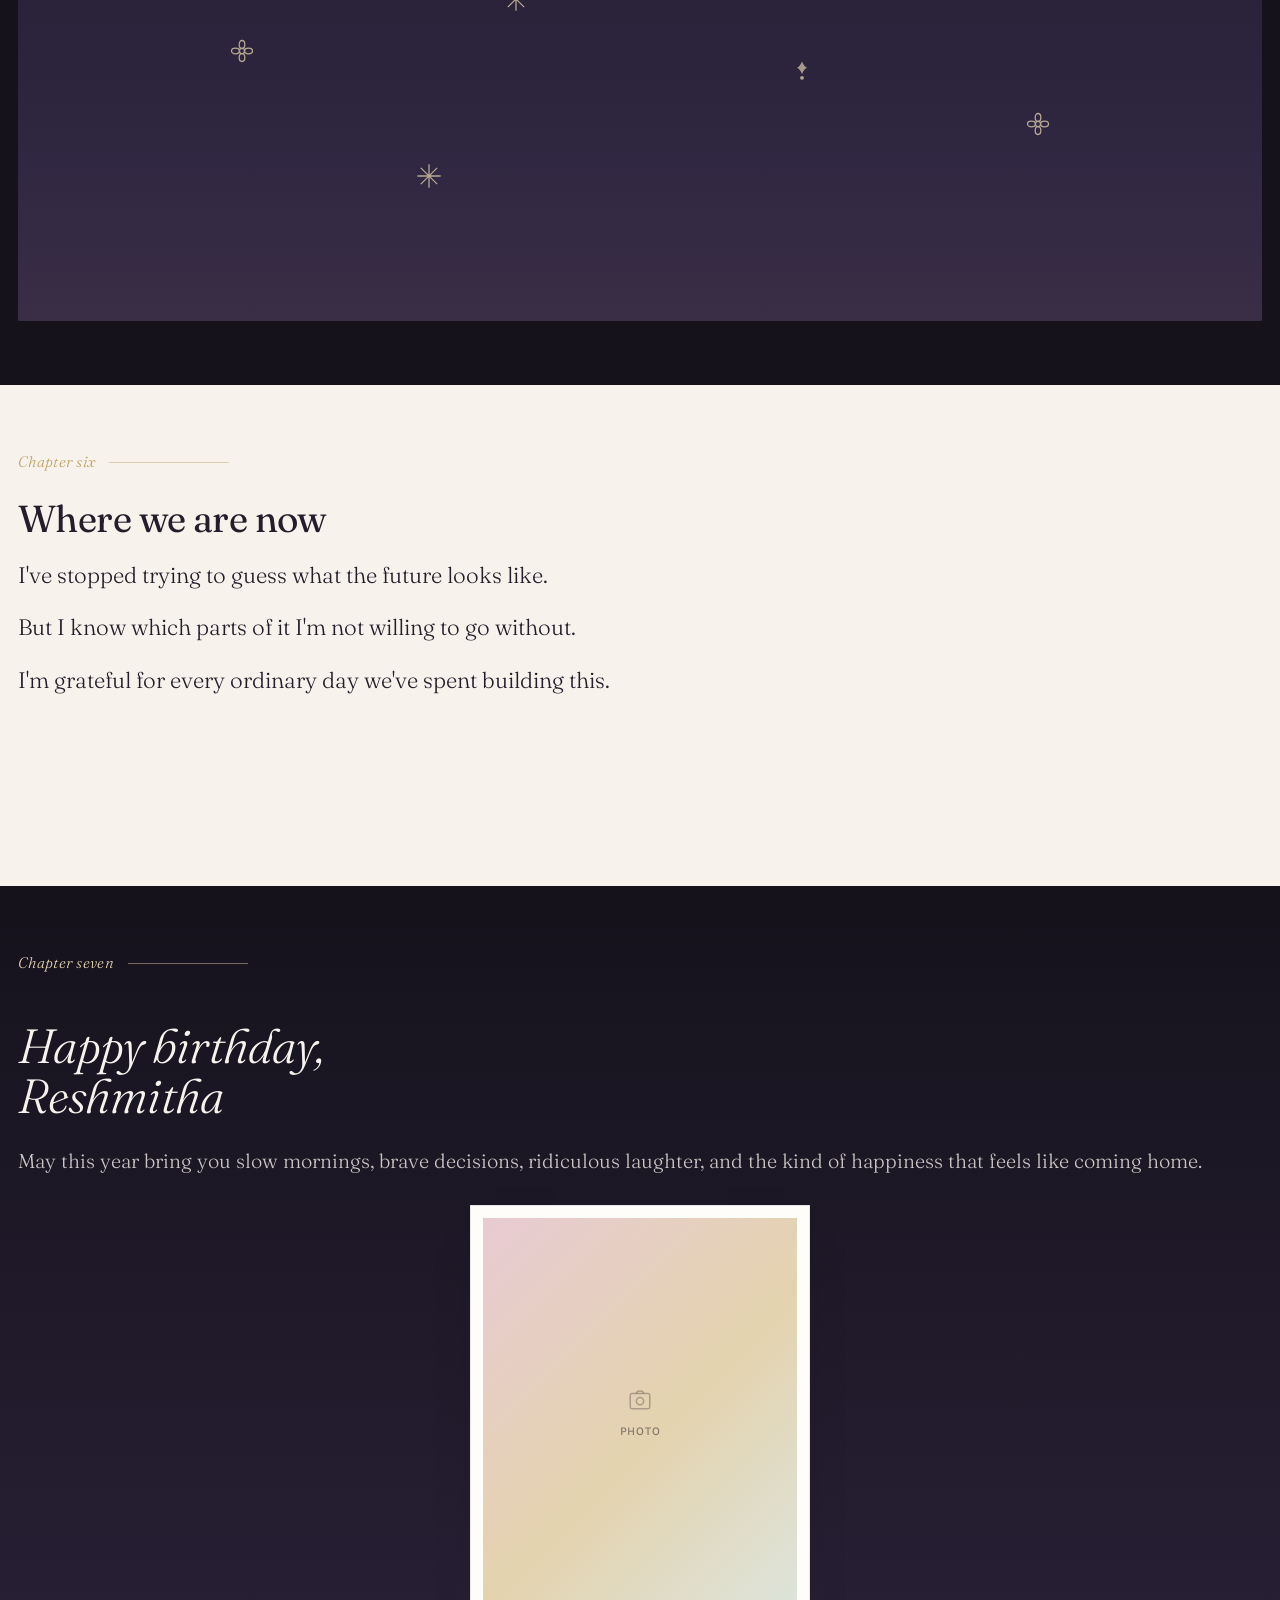
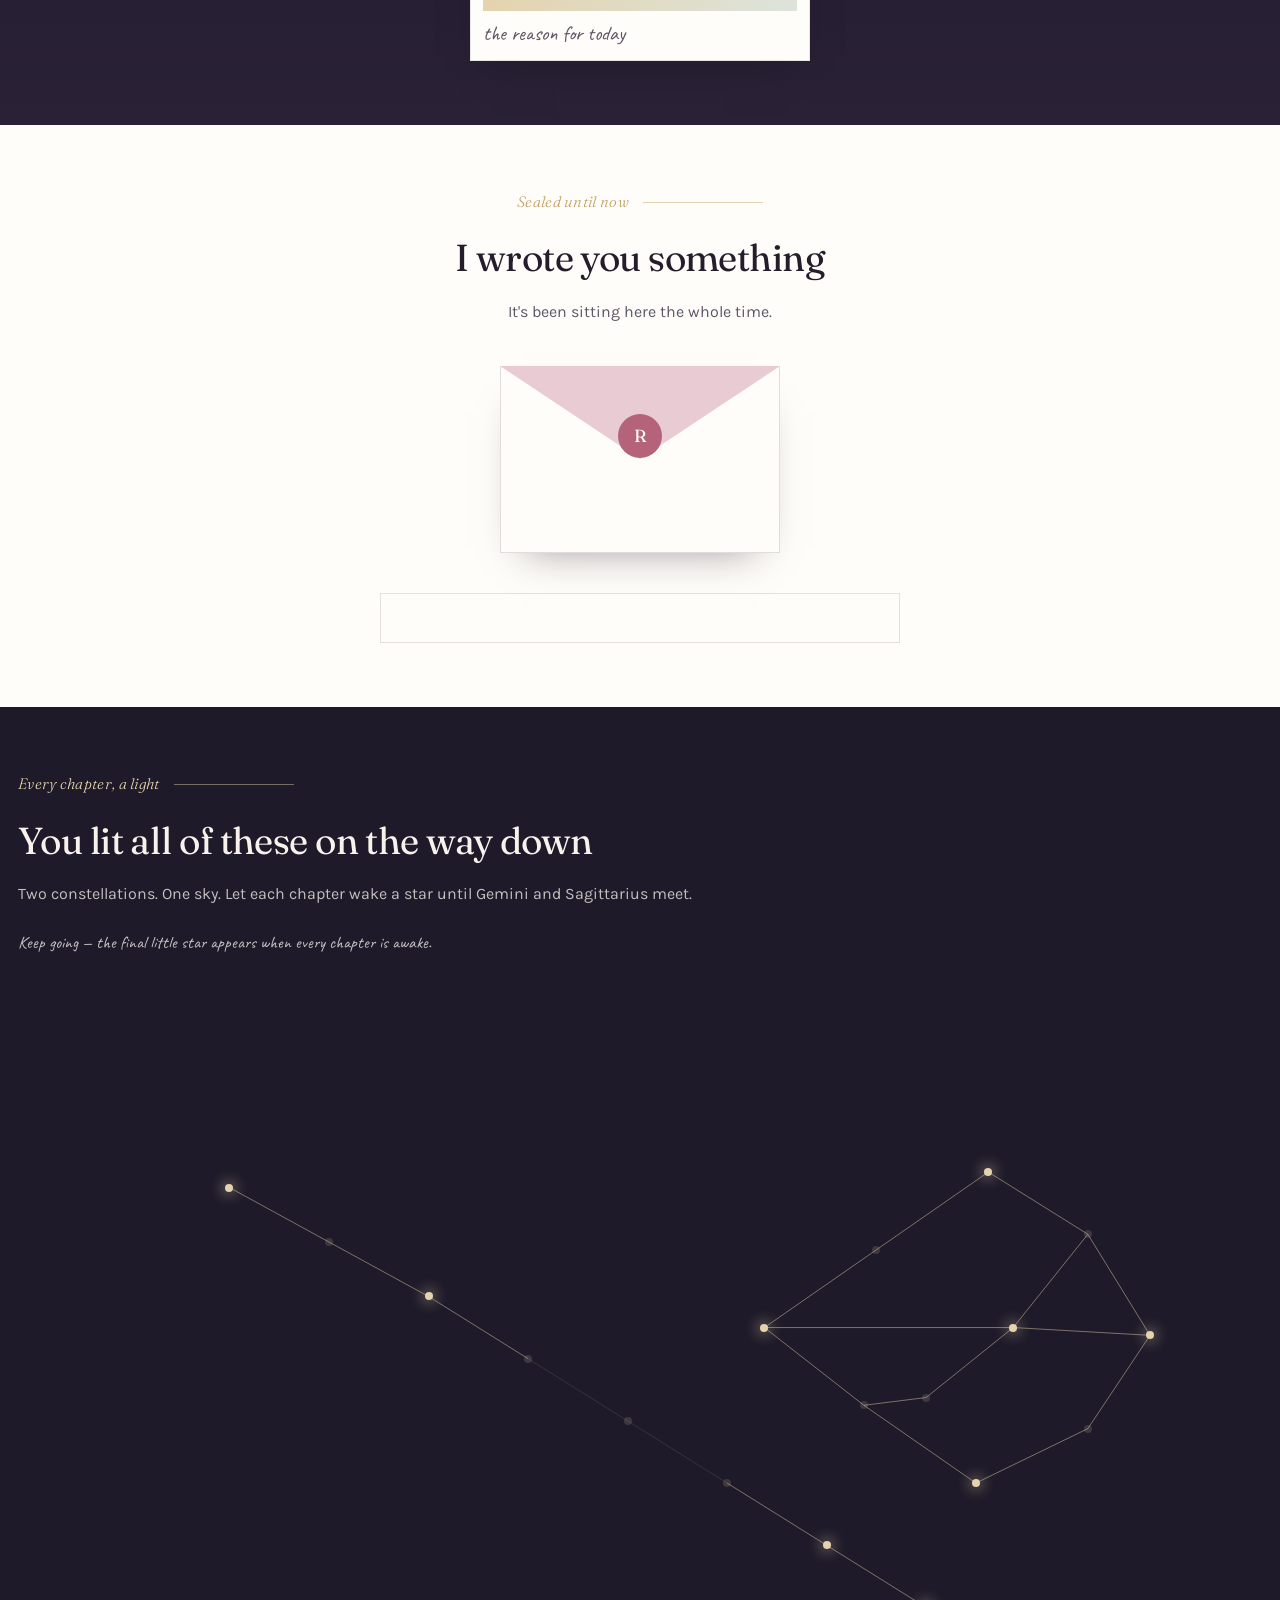
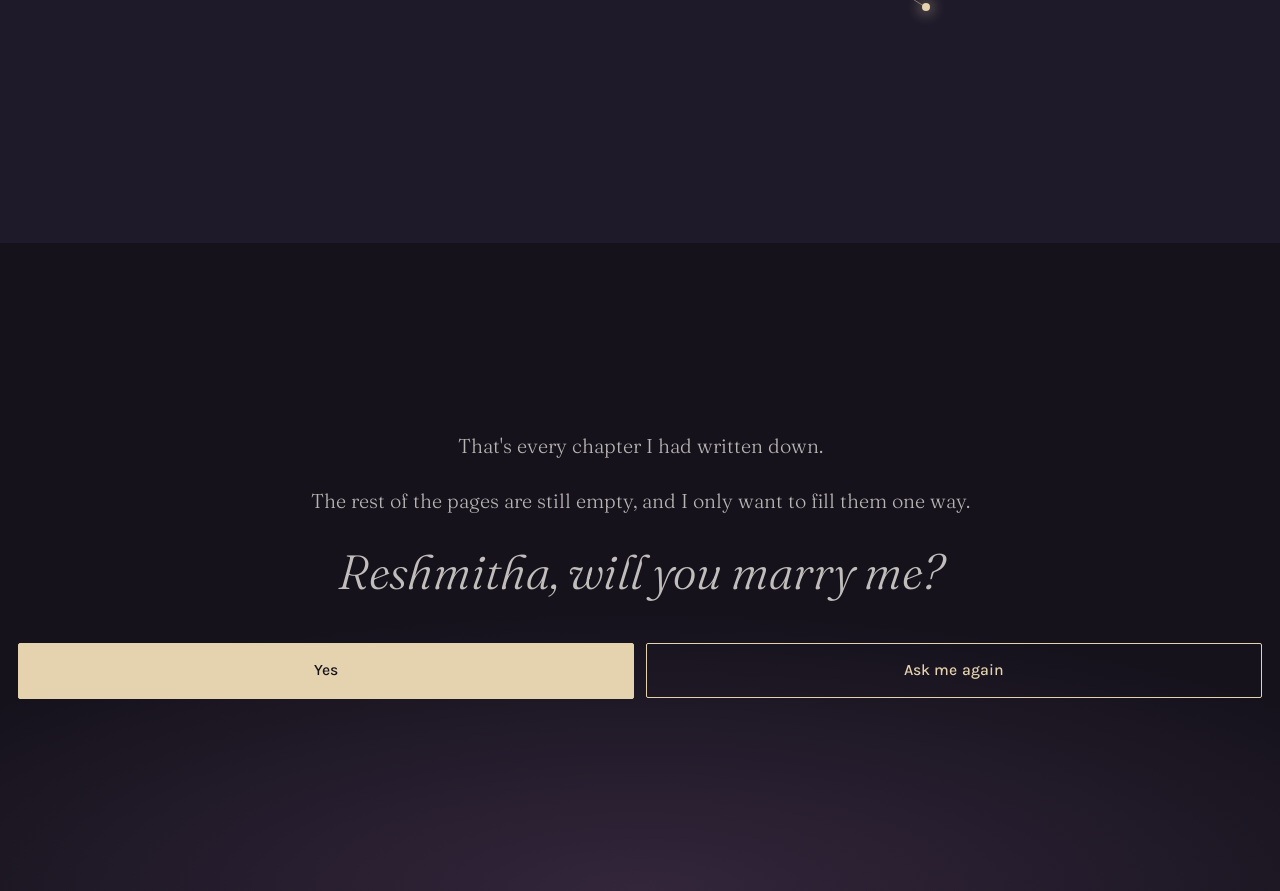
<file: Reshmitha/index.html>
<!DOCTYPE html>
<html lang="en">
<head>
<meta charset="UTF-8" />
<meta name="viewport" content="width=device-width, initial-scale=1, viewport-fit=cover" />
<title>For Reshmitha</title>
<meta name="description" content="A story in chapters." />

<link rel="preconnect" href="https://fonts.googleapis.com">
<link rel="preconnect" href="https://fonts.gstatic.com" crossorigin>
<link href="https://fonts.googleapis.com/css2?family=Fraunces:ital,opsz,wght@0,9..144,300;0,9..144,400;0,9..144,600;1,9..144,300;1,9..144,400&family=Karla:wght@300;400;500;600&family=Caveat:wght@500;600&display=swap" rel="stylesheet">

<link rel="stylesheet" href="assets/style.css">
</head>
<body>

<!-- ========================= COVER ========================= -->
<section class="chapter dark" id="cover">
  <canvas id="stars-cover"></canvas>
  <div class="inner">
    <p class="kicker fade-seq" data-seq="1">Written for My Prettiest Love</p>
    <h1 class="fade-seq" data-seq="2">Reshmitha</h1>
    <p class="sub fade-seq" data-seq="3">Some stories are meant to be remembered. Ours is the one I want to keep living, chapter after chapter, with you.</p>
    <div class="fade-seq" data-seq="4">
      <button class="btn" id="begin">Begin the story</button>
    </div>
  </div>
</section>

<!-- ========================= ONE: TIMELINE ========================= -->
<section class="chapter" id="ch1">
  <div class="inner">
    <p class="marker">Chapter one</p>
    <div class="col">
      <h2>How it started</h2>
      <p class="lede">Nothing about it felt like a beginning at the time. That's usually how the good ones go.</p>
      <p class="interaction-hint">Tap any chapter below to open its memory.</p>
    </div>
    <div class="timeline" id="timeline"></div>
  </div>
</section>

<!-- ========================= TWO: GALLERY ========================= -->
<section class="chapter dark" id="ch2">
  <div class="inner">
    <p class="marker">Chapter two</p>
    <div class="col">
      <h2>Things worth keeping</h2>
      <p>Open any of them. One of these isn't like the others.</p>
    </div>
    <div class="gallery" id="gallery"></div>
  </div>
</section>

<!-- ========================= MEMORY BOX ========================= -->
<section class="chapter dark" id="box" style="background:var(--night-2)">
  <div class="inner col">
    <p class="marker">A box of small things</p>
    <h2>Five that stayed with me</h2>
    <p>Not the big moments. The ones nobody else would think to save.</p>
    <div class="cards" id="cards"></div>
  </div>
</section>

<!-- ========================= THREE: MYSTERY ========================= -->
<section class="chapter" id="ch3">
  <div class="inner">
    <p class="marker">Chapter three</p>
    <div class="col">
      <h2>How much do you actually remember?</h2>
      <p>Four moments, out of focus. Bring each one back.</p>
    </div>
    <div class="mystery" id="mystery"></div>
  </div>
</section>

<!-- ========================= FOUR: PATHS ========================= -->
<section class="chapter" id="ch4" style="background:var(--paper-2)">
  <div class="inner col center" style="text-align:center">
    <p class="marker" style="justify-content:center">Chapter four</p>
    <h2>The part we don't talk about</h2>
    <p class="lede">Our story wasn't one clean line. It went quiet for a while.</p>

    <div class="paths" id="paths">
      <svg viewBox="0 0 400 130" aria-hidden="true">
        <path id="p1" d="M0,20 C90,20 120,95 200,95 C280,95 310,95 400,95" />
        <path id="p2" d="M0,110 C90,110 120,95 200,95 C280,95 310,95 400,95" />
        <circle cx="200" cy="95" r="4.5" />
      </svg>
    </div>

    <p class="lede">And then it didn't stay quiet. The good things found their way back.</p>

    <div style="max-width:300px; margin:clamp(28px,4vw,40px) auto 0">
      <div class="frame" data-photo="reconnect" role="img">
        <div class="shot"></div>
        <div class="cap">finding our way back</div>
      </div>
    </div>
  </div>
</section>

<!-- ========================= FIVE: LITTLE THINGS ========================= -->
<section class="chapter dark" id="ch5">
  <div class="inner">
    <p class="marker">Chapter five</p>
    <div class="col">
      <h2>Ten things about you</h2>
      <p>Each light holds one. Touch them in any order.</p>
    </div>
    <div class="sky" id="sky"></div>
  </div>
</section>

<!-- ========================= SIX: US NOW ========================= -->
<section class="chapter" id="ch6">
  <div class="inner col">
    <p class="marker">Chapter six</p>
    <h2>Where we are now</h2>
    <div class="lines" id="lines"></div>
  </div>
</section>

<!-- ========================= SEVEN: BIRTHDAY ========================= -->
<section class="chapter dark" id="birthday">
  <div class="inner">
    <p class="marker">Chapter seven</p>
    <div class="bday-grid">
      <div>
        <h1>Happy birthday,<br>Reshmitha</h1>
        <p class="lede" style="color:rgba(247,243,236,.8)" id="bdayMsg"></p>
      </div>
      <div style="max-width:340px; width:100%; justify-self:center">
        <div class="frame" data-photo="birthday" role="img">
          <div class="shot"></div>
          <div class="cap">the reason for today</div>
        </div>
      </div>
    </div>
  </div>
</section>

<!-- ========================= LETTER ========================= -->
<section class="chapter" id="letterSection" style="background:var(--paper-2); text-align:center">
  <div class="inner col center">
    <p class="marker" style="justify-content:center">Sealed until now</p>
    <h2>I wrote you something</h2>
    <p>It's been sitting here the whole time.</p>
    <button class="envelope" id="envelope" aria-label="Open the letter" aria-expanded="false">
      <div class="back"></div>
      <div class="flap"></div>
      <div class="seal">R</div>
    </button>
    <div class="letter" id="letter"></div>
  </div>
</section>

<!-- ========================= CONSTELLATION ========================= -->
<section class="chapter dark" id="stars" style="background:var(--night-2)">
  <div class="inner">
    <p class="marker">Every chapter, a light</p>
    <div class="col">
      <h2>You lit all of these on the way down</h2>
      <p>Two constellations. One sky. Let each chapter wake a star until Gemini and Sagittarius meet.</p>
      <p class="interaction-hint">Keep going — the final little star appears when every chapter is awake.</p>
    </div>
    <div class="constellation" id="constellation"><svg id="constLines" aria-hidden="true"></svg></div>
  </div>
</section>

<!-- ========================= FINALE / PROPOSAL ========================= -->
<section class="chapter dark" id="finale">
  <div class="inner col center">
    <p class="lede" style="color:rgba(247,243,236,.72)">That's every chapter I had written down.</p>
    <p class="lede" style="color:rgba(247,243,236,.72)">The rest of the pages are still empty, and I only want to fill them one way.</p>

    <p class="ask" id="ask">Reshmitha, will you marry me?</p>

    <div class="answers">
      <button class="btn" id="yes">Yes</button>
      <button class="btn line" id="no">Ask me again</button>
    </div>
  </div>
</section>

<!-- ========================= THE MOMENT ========================= -->
<div id="yes-screen" role="dialog" aria-modal="true" aria-label="She said yes">
  <div class="moment">
    <div class="frame pop" data-seq="1" data-photo="us" role="img">
      <div class="shot"></div>
      <div class="cap" id="usCap">us</div>
    </div>
    <p class="said pop" data-seq="2">She said yes</p>
    <h2 class="pop" data-seq="3">Reshmitha &amp; Rathish</h2>
    <p class="pop" data-seq="4" id="yesLine"></p>
    <p class="stamp pop" data-seq="5" id="stamp"></p>
  </div>
</div>
<canvas id="confetti"></canvas>

<!-- ========================= OVERLAYS ========================= -->
<div class="modal" id="modal">
  <div class="sheet" role="dialog" aria-modal="true" aria-labelledby="mWhen">
    <button class="x" id="modalClose" aria-label="Close">&times;</button>
    <div class="shot" id="mShot"></div>
    <p class="when" id="mWhen"></p>
    <p class="mTitle" id="mTitle"></p>
    <p class="note" id="mNote"></p>
  </div>
</div>

<div class="whisper" id="whisper"><p class="note" id="whisperText"></p></div>
<div class="toast" id="toast" role="status" aria-live="polite"></div>

<button id="sound" aria-label="Play music" disabled>
  <svg viewBox="0 0 24 24" fill="none" stroke="currentColor" stroke-width="1.6" stroke-linecap="round"><path d="M9 18V5l10-2v13"/><circle cx="6.5" cy="18" r="2.5"/><circle cx="16.5" cy="16" r="2.5"/></svg>
</button>
<audio id="music" loop preload="none"></audio>

<script src="assets/script.js"></script>

</body>
</html>
</file>
<file: style.css>
/* ============================================================
   NUVIO — style.css  (polished & fixed)
   Where curious minds connect.
   ============================================================ */

/* ─── RESET & ROOT VARIABLES ─── */
*, *::before, *::after {
  box-sizing: border-box;
  margin: 0;
  padding: 0;
}

:root {
  --bg:           #0A0A0A;
  --bg2:          #111111;
  --bg3:          #161616;
  --accent:       #7C3AED;
  --glow:         #A855F7;
  --white:        #FFFFFF;
  --secondary:    #A1A1AA;
  --border:       rgba(255, 255, 255, 0.07);
  --border-hover: rgba(124, 58, 237, 0.35);
  --font-display: 'Syne', sans-serif;
  --font-body:    'DM Sans', sans-serif;
  --nav-height:   68px;
  --section-pad:  max(24px, calc((100vw - 1200px) / 2));
}

html {
  scroll-behavior: smooth;
  /* Prevent horizontal overflow at the root level */
  overflow-x: hidden;
}

body {
  background: var(--bg);
  color: var(--white);
  font-family: var(--font-body);
  font-size: 16px;
  line-height: 1.6;
  /* overflow-x hidden on body can break position:fixed — use html instead */
  overflow-x: hidden;
  -webkit-font-smoothing: antialiased;
  -moz-osx-font-smoothing: grayscale;
  /* Prevent mobile bounce from causing horizontal shift */
  overscroll-behavior-x: none;
}

/* ─── NOISE TEXTURE OVERLAY ─── */
body::before {
  content: '';
  position: fixed;
  inset: 0;
  background-image: url("data:image/svg+xml,%3Csvg viewBox='0 0 256 256' xmlns='http://www.w3.org/2000/svg'%3E%3Cfilter id='noise'%3E%3CfeTurbulence type='fractalNoise' baseFrequency='0.9' numOctaves='4' stitchTiles='stitch'/%3E%3C/filter%3E%3Crect width='100%25' height='100%25' filter='url(%23noise)' opacity='0.04'/%3E%3C/svg%3E");
  pointer-events: none;
  /* Keep below modals (z-index 1000) but above content */
  z-index: 500;
  opacity: 0.5;
}

/* ─── CUSTOM SCROLLBAR ─── */
::-webkit-scrollbar        { width: 4px; }
::-webkit-scrollbar-track  { background: var(--bg); }
::-webkit-scrollbar-thumb  { background: var(--accent); border-radius: 2px; }

/* ─── SECTION BASE ─── */
section {
  padding: 100px var(--section-pad);
  /* Prevent sections from causing horizontal overflow */
  max-width: 100vw;
  overflow: visible;
}

/* Offset anchor links to account for fixed nav */
section[id],
footer[id] {
  scroll-margin-top: calc(var(--nav-height) + 16px);
}


/* ================================================================
   REDUCED MOTION SUPPORT
================================================================ */
@media (prefers-reduced-motion: reduce) {
  *, *::before, *::after {
    animation-duration: 0.01ms !important;
    animation-iteration-count: 1 !important;
    transition-duration: 0.01ms !important;
  }
  html { scroll-behavior: auto; }
}


/* ================================================================
   ANIMATIONS
================================================================ */

@keyframes pulse-dot {
  0%, 100% { box-shadow: 0 0 8px var(--glow); }
  50%       { box-shadow: 0 0 20px var(--glow), 0 0 40px rgba(168, 85, 247, 0.3); }
}

@keyframes glow-breathe {
  0%, 100% { opacity: 0.6; transform: translateX(-50%) scale(1); }
  50%       { opacity: 1;   transform: translateX(-50%) scale(1.05); }
}

@keyframes fade-up {
  from { opacity: 0; transform: translateY(24px); }
  to   { opacity: 1; transform: translateY(0); }
}

@keyframes marquee {
  from { transform: translateX(0); }
  to   { transform: translateX(-50%); }
}

@keyframes float1 {
  0%, 100% { transform: translateY(0); }
  50%       { transform: translateY(-10px); }
}

@keyframes float2 {
  0%, 100% { transform: translateY(0); }
  50%       { transform: translateY(8px); }
}

@keyframes scroll-pulse {
  0%, 100% { opacity: 0.4; }
  50%       { opacity: 1; }
}

/* ─── SCROLL REVEAL ─── */
.reveal {
  opacity: 0;
  transform: translateY(24px);
  transition: opacity 0.65s cubic-bezier(0.22, 1, 0.36, 1),
              transform 0.65s cubic-bezier(0.22, 1, 0.36, 1);
}

.reveal.visible {
  opacity: 1;
  transform: translateY(0);
}


/* ================================================================
   SHARED COMPONENTS
================================================================ */

/* Section Label */
.section-label {
  display: inline-flex;
  align-items: center;
  gap: 10px;
  font-size: 11px;
  font-weight: 600;
  letter-spacing: 0.12em;
  text-transform: uppercase;
  color: var(--accent);
  margin-bottom: 20px;
}

.section-label::before {
  content: '';
  width: 20px;
  height: 1px;
  background: var(--accent);
  flex-shrink: 0;
}

/* Section Title */
.section-title {
  font-family: var(--font-display);
  font-size: clamp(30px, 4.5vw, 52px);
  font-weight: 700;
  line-height: 1.1;
  letter-spacing: -0.03em;
  margin-bottom: 20px;
}

/* Section Description */
.section-desc {
  font-size: 17px;
  color: var(--secondary);
  max-width: 540px;
  line-height: 1.7;
  font-weight: 300;
}

/* Buttons */
.btn-primary {
  background: var(--accent);
  color: var(--white);
  padding: 14px 28px;
  border-radius: 10px;
  font-size: 15px;
  font-weight: 500;
  text-decoration: none;
  border: none;
  cursor: pointer;
  transition: transform 0.35s cubic-bezier(0.22, 1, 0.36, 1),
              box-shadow 0.35s cubic-bezier(0.22, 1, 0.36, 1),
              background 0.25s ease;
  display: inline-flex;
  align-items: center;
  gap: 8px;
  font-family: var(--font-body);
  letter-spacing: -0.01em;
  -webkit-tap-highlight-color: transparent;
  touch-action: manipulation;
}

.btn-primary:hover {
  transform: translateY(-2px);
  box-shadow:
    0 14px 40px rgba(124, 58, 237, 0.35),
    0 0 0 1px rgba(168, 85, 247, 0.25);
}

.btn-primary:active {
  transform: translateY(0);
  box-shadow: none;
}

.btn-secondary {
  background: transparent;
  color: var(--white);
  padding: 14px 28px;
  border-radius: 10px;
  font-size: 15px;
  font-weight: 400;
  text-decoration: none;
  border: 1px solid var(--border);
  cursor: pointer;
  transition: transform 0.35s cubic-bezier(0.22, 1, 0.36, 1),
              box-shadow 0.35s cubic-bezier(0.22, 1, 0.36, 1),
              border-color 0.25s ease,
              background 0.25s ease;
  display: inline-flex;
  align-items: center;
  gap: 8px;
  font-family: var(--font-body);
  letter-spacing: -0.01em;
  -webkit-tap-highlight-color: transparent;
  touch-action: manipulation;
}

.btn-secondary:hover {
  transform: translateY(-2px);
  border-color: rgba(168, 85, 247, 0.35);
  background: rgba(124, 58, 237, 0.08);
}

.btn-secondary:active {
  transform: translateY(0);
}


/* ================================================================
   NAVIGATION
================================================================ */

nav {
  position: fixed;
  top: 0;
  left: 0;
  right: 0;
  z-index: 1000;
  padding: 0 var(--section-pad);
  height: var(--nav-height);
  display: flex;
  align-items: center;
  justify-content: space-between;
  background: rgba(10, 10, 10, 0.7);
  backdrop-filter: blur(20px);
  -webkit-backdrop-filter: blur(20px);
  border-bottom: 1px solid var(--border);
  transition: background 0.3s ease;
  /* Prevent nav from causing any overflow */
  max-width: 100vw;
  overflow: visible;
}

.nav-logo {
  text-decoration: none;
  display: flex;
  align-items: center;
  transition: opacity 0.25s ease, transform 0.25s ease;
  flex-shrink: 0;
}

.nav-logo:hover {
  opacity: 0.85;
  transform: translateY(-1px);
}

.nav-logo img {
  height: 38px;
  width: auto;
  display: block;
}

.nav-links {
  display: flex;
  align-items: center;
  gap: 32px;
  list-style: none;
}

.nav-links a {
  font-size: 14px;
  font-weight: 400;
  color: var(--secondary);
  text-decoration: none;
  letter-spacing: 0.01em;
  transition: color 0.2s ease;
  -webkit-tap-highlight-color: transparent;
}

.nav-links a:hover {
  color: #A855F7;
}

.nav-cta {
  background: var(--accent) !important;
  color: var(--white) !important;
  padding: 9px 20px !important;
  border-radius: 8px !important;
  font-weight: 500 !important;
  font-size: 13px !important;
  transition: background 0.25s ease, box-shadow 0.25s ease !important;
}

.nav-cta:hover {
  background: #6d28d9 !important;
  box-shadow: 0 0 24px rgba(124, 58, 237, 0.4) !important;
  color: var(--white) !important;
}

/* Hamburger */
.nav-hamburger {
  display: none;
  position: relative;

  width: 46px;
  height: 46px;

  background: transparent;
  border: none;
  outline: none;

  cursor: pointer;

  align-items: center;
  justify-content: center;

  -webkit-tap-highlight-color: transparent;
}

.nav-hamburger span {
  position: absolute;

  width: 18px;
  height: 1.7px;

  background: linear-gradient(90deg, #7C3AED, #A855F7);

  border-radius: 999px;

  transition:
    transform 0.45s cubic-bezier(0.22,1,0.36,1),
    width 0.3s ease,
    opacity 0.25s ease;
}

.nav-hamburger span:nth-child(1) {
  width: 22px;
  transform: translateY(-4px);
}

.nav-hamburger span:nth-child(2) {
  width: 14px;
  transform: translateY(4px);
  margin-left: 8px;
}

.nav-hamburger span:nth-child(3) {
  display: none;
}

/* Hamburger → X animation */
.nav-hamburger.open span:nth-child(1) {
  width: 20px;
  transform: rotate(45deg);
}

.nav-hamburger.open span:nth-child(2) {
  width: 20px;
  margin-left: 0;
  transform: rotate(-45deg);
}

.nav-hamburger:hover {
  opacity: 0.75;
}

/* Mobile nav overlay */
.nav-links.mobile-open {
  display: flex !important;
  flex-direction: column;
  position: fixed;
  top: var(--nav-height);
  left: 0;
  right: 0;
  background: rgba(10, 10, 10, 0.96);
  backdrop-filter: blur(20px);
  -webkit-backdrop-filter: blur(20px);
  padding: 16px 20px 20px;
  gap: 4px;
  border-bottom: 1px solid var(--border);
  z-index: 999;
}

.nav-links.mobile-open a {
  font-size: 14px;
  font-weight: 400;
  color: var(--secondary);
  padding: 12px 0;
  border-bottom: 1px solid var(--border);
  display: block;
  width: 100%;
  transition: color 0.2s ease;
  letter-spacing: 0.01em;
}

.nav-links.mobile-open li:last-child a {
  border-bottom: none;
}

.nav-links.mobile-open a:hover {
  color: var(--white);
}

.nav-links.mobile-open .nav-cta {
  background: var(--accent) !important;
  color: var(--white) !important;
  border-radius: 8px !important;
  padding: 10px 20px !important;
  text-align: center !important;
  justify-content: center !important;
  font-size: 13px !important;
  margin-top: 8px !important;
  border-bottom: none !important;
  display: flex !important;
}

/* ================================================================
   HERO SECTION
================================================================ */

#hero {
  min-height: 100svh; /* svh = safe viewport for mobile browsers */
  min-height: 100vh;  /* fallback */
  display: flex;
  flex-direction: column;
  justify-content: center;
  align-items: center;
  text-align: center;
  padding-top: calc(var(--nav-height) + 60px);
  padding-bottom: 0;
  padding-left: var(--section-pad);
  padding-right: var(--section-pad);
  position: relative;
  overflow: hidden;
  isolation: isolate;
}

.hero-glow-1 {
  position: absolute;
  width: 620px;
  height: 360px;
  background: radial-gradient(
    circle,
    rgba(124, 58, 237, 0.22) 0%,
    rgba(124, 58, 237, 0.08) 40%,
    transparent 75%
  );
  top: -120px;
  right: -120px;
  filter: blur(70px);
  pointer-events: none;
  z-index: -1;
  will-change: opacity;
}

.hero-glow-2 {
  position: absolute;
  width: 420px;
  height: 280px;
  background: radial-gradient(
    circle,
    rgba(168, 85, 247, 0.12) 0%,
    transparent 70%
  );
  bottom: 40px;
  left: -80px;
  filter: blur(80px);
  pointer-events: none;
  z-index: -1;
  will-change: opacity;
}

.hero-badge {
  display: inline-flex;
  align-items: center;
  gap: 8px;
  background: rgba(124, 58, 237, 0.12);
  border: 1px solid rgba(124, 58, 237, 0.3);
  border-radius: 100px;
  padding: 6px 16px;
  font-size: 12px;
  font-weight: 500;
  color: #c084fc;
  letter-spacing: 0.08em;
  text-transform: uppercase;
  margin-bottom: 36px;
  animation: fade-up 0.8s ease both;
}

.hero-badge-dot {
  width: 6px;
  height: 6px;
  border-radius: 50%;
  background: #a855f7;
  flex-shrink: 0;
  animation: pulse-dot 2s ease-in-out infinite;
}

.hero-title {
  font-family: var(--font-display);
  font-size: clamp(44px, 8vw, 92px);
  font-weight: 800;
  line-height: 0.95;
  letter-spacing: -0.04em;
  margin-bottom: 24px;
  animation: fade-up 0.8s 0.1s ease both;
  /* Prevent text from overflowing on mobile */
  max-width: 100%;
  word-break: break-word;
  hyphens: auto;
}

.hero-title-line1 {
  display: block;
  color: var(--white);
}

.hero-title-line2 {
  display: block;
  background: linear-gradient(135deg, #7C3AED 0%, #A855F7 50%, #c084fc 100%);
  -webkit-background-clip: text;
  -webkit-text-fill-color: transparent;
  background-clip: text;
}

.hero-tagline {
  font-family: var(--font-display);
  font-size: clamp(17px, 2.5vw, 26px);
  font-weight: 400;
  color: var(--secondary);
  margin-bottom: 20px;
  letter-spacing: -0.01em;
  animation: fade-up 0.8s 0.2s ease both;
}

.hero-tagline em {
  color: var(--white);
  font-style: italic;
}

.hero-desc {
  font-size: clamp(14px, 1.5vw, 17px);
  color: var(--secondary);
  max-width: 520px;
  margin: 0 auto 48px;
  font-weight: 300;
  line-height: 1.7;
  animation: fade-up 0.8s 0.3s ease both;
}

.hero-cta {
  display: flex;
  gap: 14px;
  justify-content: center;
  flex-wrap: wrap;
  animation: fade-up 0.8s 0.4s ease both;
  position: relative;
  z-index: 1;
}

.hero-scroll {
  margin-top: 72px;
  display: flex;
  flex-direction: column;
  align-items: center;
  gap: 8px;
  color: var(--secondary);
  font-size: 12px;
  letter-spacing: 0.1em;
  text-transform: uppercase;
  animation: fade-up 0.8s 0.6s ease both;
}

.scroll-line {
  width: 1px;
  height: 48px;
  background: linear-gradient(to bottom, var(--secondary), transparent);
  animation: scroll-pulse 2s ease-in-out infinite;
}

/* ─── MARQUEE TICKER ─── */
.marquee-wrap {
  margin-top: 72px;
  width: 100vw;
  margin-left: calc(-1 * var(--section-pad));
  overflow: hidden;
  border-top: 1px solid var(--border);
  border-bottom: 1px solid var(--border);
  background: var(--bg2);
  padding: 16px 0;
  animation: fade-up 0.8s 0.7s ease both;
}

.marquee-track {
  display: flex;
  animation: marquee 28s linear infinite;
  width: max-content;
  will-change: transform;
}

/* Pause marquee on hover for accessibility */
.marquee-wrap:hover .marquee-track {
  animation-play-state: paused;
}

.marquee-item {
  display: flex;
  align-items: center;
  gap: 20px;
  padding: 0 32px;
  font-size: 13px;
  font-weight: 400;
  color: var(--secondary);
  letter-spacing: 0.05em;
  white-space: nowrap;
  user-select: none;
}

.marquee-item span {
  width: 4px;
  height: 4px;
  border-radius: 50%;
  background: var(--accent);
  flex-shrink: 0;
}


/* ================================================================
   ABOUT SECTION
================================================================ */

#about {
  position: relative;
  overflow: visible;
}

.about-grid {
  display: grid;
  grid-template-columns: 1fr 1fr;
  gap: 80px;
  align-items: center;
}

.about-pills {
  display: flex;
  flex-wrap: wrap;
  margin: 24px 0;
  gap: 0; /* gap handled by margin on individual pills */
}

.about-pill {
  display: inline-flex;
  align-items: center;
  gap: 8px;
  background: rgba(124, 58, 237, 0.1);
  border: 1px solid rgba(124, 58, 237, 0.2);
  border-radius: 100px;
  padding: 5px 12px;
  font-size: 12px;
  color: #c084fc;
  margin: 4px;
  font-weight: 500;
  transition: background 0.2s ease, border-color 0.2s ease;
}

.about-pill:hover {
  background: rgba(124, 58, 237, 0.18);
  border-color: rgba(124, 58, 237, 0.4);
}

/* About Visual / Floating Cards */
.about-visual {
  position: relative;
  height: 420px;
  display: flex;
  align-items: center;
  justify-content: center;
  /* Clip floating elements to prevent page overflow */
  overflow: visible;
}

.about-card-big {
  width: 280px;
  background: var(--bg2);
  border: 1px solid var(--border);
  border-radius: 20px;
  padding: 32px;
  position: relative;
  z-index: 2;
  transition: border-color 0.3s ease, transform 0.3s ease;
}

.about-card-big:hover {
  border-color: var(--border-hover);
  transform: translateY(-4px);
}

.about-icon-wrap {
  width: 48px;
  height: 48px;
  border-radius: 12px;
  background: rgba(124, 58, 237, 0.15);
  border: 1px solid rgba(124, 58, 237, 0.25);
  display: flex;
  align-items: center;
  justify-content: center;
  color: #A855F7;
  margin-bottom: 16px;
}

.about-card-big h3 {
  font-family: var(--font-display);
  font-size: 18px;
  font-weight: 700;
  margin-bottom: 10px;
  letter-spacing: -0.02em;
}

.about-card-big p {
  font-size: 14px;
  color: var(--secondary);
  line-height: 1.6;
  font-weight: 300;
}

.about-floating {
  position: absolute;
  background: var(--bg3);
  border: 1px solid var(--border);
  border-radius: 14px;
  padding: 14px 20px;
  font-size: 13px;
  display: flex;
  align-items: center;
  gap: 10px;
  white-space: nowrap;
  transition: border-color 0.3s ease, transform 0.3s ease;
  z-index: 3;
}

.about-floating:hover {
  border-color: var(--border-hover);
}

.about-floating-icon {
  display: flex;
  align-items: center;
  justify-content: center;
  color: #A855F7;
  flex-shrink: 0;
}

.about-float-title {
  font-size: 13px;
  font-weight: 500;
}

.about-float-sub {
  font-size: 11px;
  color: var(--secondary);
}

/* Constrain floaters so they don't cause overflow */
.about-float-1 {
  top: 40px;
  right: -10px; /* was -20px — tightened */
  animation: float1 5s ease-in-out infinite;
}

.about-float-2 {
  bottom: 60px;
  left: -10px; /* was -30px */
  animation: float2 6s ease-in-out infinite;
}

.about-float-3 {
  top: 50%;
  right: -10px; /* was -40px */
  transform: translateY(-50%);
  animation: float1 7s ease-in-out infinite reverse;
}


/* ================================================================
   WHY JOIN SECTION
================================================================ */

#why {
  position: relative;
}

#why::before {
  content: '';
  position: absolute;
  top: 0; left: 0; right: 0;
  height: 1px;
  background: var(--border);
  pointer-events: none;
}

#why::after {
  content: '';
  position: absolute;
  bottom: 0; left: 0; right: 0;
  height: 1px;
  background: var(--border);
  pointer-events: none;
}

.why-header {
  text-align: center;
  margin-bottom: 64px;
}

.why-header .section-label {
  justify-content: center;
}

/* Features Grid */
.features-grid {
  display: grid;
  grid-template-columns: repeat(3, 1fr);
  gap: 20px;
}

.feature-card {
  position: relative;
  background: linear-gradient(
    180deg,
    rgba(255, 255, 255, 0.035) 0%,
    rgba(255, 255, 255, 0.015) 100%
  );
  border: 1px solid rgba(255, 255, 255, 0.06);
  border-radius: 20px;
  padding: 32px;
  backdrop-filter: blur(14px);
  -webkit-backdrop-filter: blur(14px);
  transition: transform 0.35s cubic-bezier(0.22, 1, 0.36, 1),
              border-color 0.35s ease,
              box-shadow 0.35s ease;
  overflow: hidden;
  -webkit-tap-highlight-color: transparent;
  background: transparent !important;
  box-shadow: none !important;
  outline: none !important;
  border: none !important;
}

.feature-card::before {
  content: '';
  position: absolute;
  inset: 0;
  background: radial-gradient(circle at 20% 20%, rgba(124, 58, 237, 0.08) 0%, transparent 60%);
  opacity: 0;
  transition: opacity 0.4s ease;
  pointer-events: none;
}

.feature-card:hover::before {
  opacity: 1;
}

.feature-card:hover {
  transform: translateY(-6px);
  border-color: rgba(168, 85, 247, 0.22);
  box-shadow:
    0 20px 50px rgba(0, 0, 0, 0.45),
    0 0 0 1px rgba(168, 85, 247, 0.08);
}

.feature-icon {
  margin-bottom: 20px;
  display: flex;
  color: #A855F7;
  width: 24px;
  height: 24px;
  flex-shrink: 0;
}

.feature-card h3 {
  font-family: var(--font-display);
  font-size: 17px;
  font-weight: 700;
  margin-bottom: 10px;
  letter-spacing: -0.02em;
}

.feature-card p {
  font-size: 14px;
  color: var(--secondary);
  line-height: 1.65;
  font-weight: 300;
}

.feature-tag {
  margin-top: 20px;
  font-size: 11px;
  color: var(--accent);
  font-weight: 600;
  letter-spacing: 0.08em;
  text-transform: uppercase;
}


/* ================================================================
   EVENTS SECTION
================================================================ */

#events {
  position: relative;
}

.events-header {
  display: flex;
  align-items: flex-end;
  justify-content: space-between;
  margin-bottom: 48px;
  flex-wrap: wrap;
  gap: 24px;
}

.upcoming-badge {
  display: inline-flex;
  align-items: center;
  gap: 8px;
  background: rgba(34, 197, 94, 0.1);
  border: 1px solid rgba(34, 197, 94, 0.25);
  border-radius: 100px;
  padding: 6px 14px;
  font-size: 12px;
  font-weight: 500;
  color: #4ade80;
  letter-spacing: 0.05em;
  flex-shrink: 0;
}

.upcoming-dot {
  width: 6px;
  height: 6px;
  border-radius: 50%;
  background: #4ade80;
  flex-shrink: 0;
  animation: pulse-dot 1.5s ease-in-out infinite;
}

.events-grid {
  display: grid;
  grid-template-columns: repeat(2, 1fr);
  gap: 20px;
}

.event-card {
  background: var(--bg2);
  border: 1px solid var(--border);
  border-radius: 18px;
  padding: 32px;
  transition: border-color 0.3s ease,
              transform 0.3s cubic-bezier(0.22, 1, 0.36, 1),
              box-shadow 0.3s ease;
  cursor: default;
  position: relative;
  overflow: hidden;
  -webkit-tap-highlight-color: transparent;
}

.event-card::after {
  content: '';
  position: absolute;
  inset: 0;
  border-radius: 18px;
  background: linear-gradient(135deg, rgba(124, 58, 237, 0.06) 0%, transparent 60%);
  opacity: 0;
  transition: opacity 0.4s ease;
  pointer-events: none;
}

.event-card:hover {
  border-color: rgba(124, 58, 237, 0.3);
  transform: translateY(-3px);
  box-shadow: 0 20px 60px rgba(0, 0, 0, 0.4), 0 0 40px rgba(124, 58, 237, 0.08);
}

.event-card:hover::after {
  opacity: 1;
}

.event-chip {
  display: inline-block;
  font-size: 10px;
  font-weight: 600;
  letter-spacing: 0.1em;
  text-transform: uppercase;
  padding: 4px 12px;
  border-radius: 100px;
  margin-bottom: 20px;
}

.chip-purple { background: rgba(124, 58, 237, 0.15); color: #c084fc; border: 1px solid rgba(124, 58, 237, 0.25); }
.chip-blue   { background: rgba(59, 130, 246, 0.12);  color: #93c5fd; border: 1px solid rgba(59, 130, 246, 0.25); }
.chip-green  { background: rgba(34, 197, 94, 0.10);   color: #86efac; border: 1px solid rgba(34, 197, 94, 0.20); }
.chip-orange { background: rgba(249, 115, 22, 0.10);  color: #fdba74; border: 1px solid rgba(249, 115, 22, 0.20); }

.event-card h3 {
  font-family: var(--font-display);
  font-size: 20px;
  font-weight: 700;
  margin-bottom: 12px;
  letter-spacing: -0.02em;
  line-height: 1.2;
  position: relative;
  z-index: 1;
}

.event-card p {
  font-size: 14px;
  color: var(--secondary);
  line-height: 1.65;
  font-weight: 300;
  position: relative;
  z-index: 1;
}

.event-footer {
  display: flex;
  align-items: center;
  justify-content: space-between;
  margin-top: 28px;
  position: relative;
  z-index: 1;
}

.event-date {
  font-size: 13px;
  color: var(--secondary);
  display: flex;
  align-items: center;
  gap: 6px;
}

.event-arrow {
  width: 32px;
  height: 32px;
  border-radius: 50%;
  background: rgba(124, 58, 237, 0.15);
  border: 1px solid rgba(124, 58, 237, 0.25);
  display: flex;
  align-items: center;
  justify-content: center;
  font-size: 14px;
  color: var(--accent);
  transition: background 0.2s ease, color 0.2s ease, transform 0.2s ease;
  flex-shrink: 0;
}

.event-card:hover .event-arrow {
  background: var(--accent);
  color: var(--white);
  transform: translateX(2px);
}


/* ================================================================
   STATS SECTION
================================================================ */

#stats {
  background: var(--bg2);
  border-top: 1px solid var(--border);
  border-bottom: 1px solid var(--border);
  padding-top: 80px;
  padding-bottom: 80px;
}

.stats-grid {
  display: grid;
  grid-template-columns: repeat(3, 1fr);
  gap: 2px;
  background: var(--border);
  border: 1px solid var(--border);
  border-radius: 20px;
  overflow: hidden;
}

.stat-item {
  background: var(--bg2);
  padding: 48px 40px;
  text-align: center;
  position: relative;
  overflow: hidden;
  transition: background 0.3s ease;
}

.stat-item:hover {
  background: var(--bg3);
}

.stat-item::before {
  content: '';
  position: absolute;
  top: 0;
  left: 50%;
  transform: translateX(-50%);
  width: 60%;
  height: 1px;
  background: linear-gradient(90deg, transparent, var(--accent), transparent);
}

.stat-num {
  font-family: var(--font-display);
  font-size: clamp(36px, 5vw, 60px);
  font-weight: 800;
  letter-spacing: -0.04em;
  line-height: 1;
  background: linear-gradient(135deg, var(--white) 0%, #c084fc 100%);
  -webkit-background-clip: text;
  -webkit-text-fill-color: transparent;
  background-clip: text;
  margin-bottom: 8px;
}

.stat-label {
  font-size: 15px;
  color: var(--secondary);
  font-weight: 400;
  letter-spacing: -0.01em;
}


/* ================================================================
   JOIN / CTA SECTION
================================================================ */

#join {
  text-align: center;
  position: relative;
  overflow: hidden;
}

.join-glow {
  position: absolute;
  top: 50%;
  left: 50%;
  transform: translate(-50%, -50%);
  width: 700px;
  height: 400px;
  background: radial-gradient(ellipse, rgba(124, 58, 237, 0.15) 0%, transparent 70%);
  pointer-events: none;
  z-index: 0;
}

.join-card {
  background: linear-gradient(
    180deg,
    rgba(124, 58, 237, 0.08) 0%,
    rgba(255, 255, 255, 0.02) 100%
  );
  border: 1px solid rgba(168, 85, 247, 0.12);
  border-radius: 28px;
  padding: 80px 60px;
  position: relative;
  overflow: hidden;
  max-width: 760px;
  margin: 0 auto;
  backdrop-filter: blur(18px);
  -webkit-backdrop-filter: blur(18px);
  z-index: 1;
}

.join-card::before {
  content: '';
  position: absolute;
  top: 0; left: 0; right: 0;
  height: 1px;
  background: linear-gradient(90deg, transparent, rgba(168, 85, 247, 0.5), transparent);
  pointer-events: none;
}

.join-card-grid {
  position: absolute;
  inset: 0;
  background-image:
    linear-gradient(rgba(124, 58, 237, 0.04) 1px, transparent 1px),
    linear-gradient(90deg, rgba(124, 58, 237, 0.04) 1px, transparent 1px);
  background-size: 40px 40px;
  border-radius: 28px;
  pointer-events: none;
}

.join-card h2 {
  font-family: var(--font-display);
  font-size: clamp(28px, 4vw, 44px);
  font-weight: 800;
  letter-spacing: -0.03em;
  line-height: 1.1;
  margin-bottom: 16px;
  position: relative;
  z-index: 1;
}

.join-card p {
  font-size: 17px;
  color: var(--secondary);
  margin-bottom: 40px;
  max-width: 480px;
  margin-left: auto;
  margin-right: auto;
  font-weight: 300;
  line-height: 1.65;
  position: relative;
  z-index: 1;
}

.join-card .btn-primary {
  font-size: 16px;
  padding: 16px 36px;
  border-radius: 12px;
  position: relative;
  z-index: 1;
}

.join-note {
  margin-top: 20px;
  font-size: 13px;
  color: rgba(161, 161, 170, 0.6);
  position: relative;
  z-index: 1;
}


/* ================================================================
   FOUNDER / TEAM SECTION
================================================================ */

/* ─── KEYFRAMES ─── */
@keyframes founder-float-a {
  0%, 100% { transform: translateY(0px) rotate(0deg); }
  50%       { transform: translateY(-14px) rotate(1deg); }
}
@keyframes founder-float-b {
  0%, 100% { transform: translateY(0px) rotate(0deg); }
  50%       { transform: translateY(10px) rotate(-1deg); }
}
@keyframes founder-glow-pulse {
  0%, 100% { opacity: 0.55; transform: scale(1); }
  50%       { opacity: 0.85; transform: scale(1.06); }
}
@keyframes founder-dot-blink {
  0%, 100% { opacity: 1; }
  50%       { opacity: 0.3; }
}
@keyframes founder-card-float {
  0%, 100% { transform: translateY(0px); }
  50%       { transform: translateY(-6px); }
}

/* ─── SECTION WRAPPER ─── */
#team {
  position: relative;
  overflow: hidden;
}

/* ─── ORB GLOWS ─── */
.founder-orb {
  position: absolute;
  border-radius: 50%;
  pointer-events: none;
  filter: blur(90px);
  z-index: 0;
}
.founder-orb-1 {
  width: 600px;
  height: 400px;
  background: radial-gradient(circle, rgba(124, 58, 237, 0.18) 0%, transparent 70%);
  top: -80px;
  left: -160px;
  animation: founder-glow-pulse 7s ease-in-out infinite;
  will-change: opacity, transform;
}
.founder-orb-2 {
  width: 440px;
  height: 360px;
  background: radial-gradient(circle, rgba(168, 85, 247, 0.12) 0%, transparent 70%);
  bottom: -60px;
  right: -100px;
  animation: founder-glow-pulse 9s ease-in-out infinite reverse;
  will-change: opacity, transform;
}

/* ─── HEADER ─── */
.founder-header {
  text-align: center;
  margin-bottom: 64px;
  position: relative;
  z-index: 1;
}
.founder-header .section-label {
  justify-content: center;
}
.founder-header .section-title {
  margin-bottom: 0;
}
.founder-gradient-text {
  background: linear-gradient(135deg, #A855F7 0%, #7C3AED 50%, #c084fc 100%);
  -webkit-background-clip: text;
  -webkit-text-fill-color: transparent;
  background-clip: text;
}

/* ─── MAIN GRID ─── */
.founder-grid {
  display: grid;
  grid-template-columns: 1fr 1.15fr;
  gap: 80px;
  align-items: center;
  position: relative;
  z-index: 1;
}

/* ─── IMAGE COLUMN ─── */
.founder-image-col {
  position: relative;
}

.founder-image-frame {
  position: relative;
  width: 100%;
  max-width: 440px;
  margin: 0 auto;
  border-radius: 28px;
  overflow: visible;
}

.founder-image-glow {
  position: absolute;
  inset: -20px;
  background: radial-gradient(
    ellipse 80% 70% at 50% 60%,
    rgba(124, 58, 237, 0.28) 0%,
    rgba(168, 85, 247, 0.10) 45%,
    transparent 75%
  );
  border-radius: 40px;
  z-index: 0;
  animation: founder-glow-pulse 6s ease-in-out infinite;
  pointer-events: none;
  will-change: opacity, transform;
}

.founder-photo {
  position: relative;
  z-index: 1;
  display: block;
  width: 100%;
  max-height: 560px;
  object-fit: contain;
  object-position: top center;
  filter: drop-shadow(0 24px 60px rgba(0, 0, 0, 0.7));
  animation: founder-float-a 8s ease-in-out infinite;
  will-change: transform;
}

.founder-image-fade {
  position: absolute;
  bottom: 0;
  left: 0;
  right: 0;
  height: 120px;
  background: linear-gradient(to top, var(--bg) 0%, transparent 100%);
  z-index: 2;
  pointer-events: none;
}

/* ─── FLOATING CARDS ─── */
.founder-float-card {
  position: absolute;
  background: rgba(22, 22, 22, 0.9);
  backdrop-filter: blur(20px);
  -webkit-backdrop-filter: blur(20px);
  border: 1px solid rgba(255, 255, 255, 0.09);
  border-radius: 14px;
  padding: 12px 18px;
  display: flex;
  align-items: center;
  gap: 10px;
  z-index: 4;
  box-shadow:
    0 16px 40px rgba(0, 0, 0, 0.5),
    0 0 0 1px rgba(124, 58, 237, 0.12);
  white-space: nowrap;
}

.founder-fc-top {
  top: 6%;
  right: -24px; /* was -32px */
  animation: founder-card-float 5s ease-in-out infinite;
}
.founder-fc-bottom {
  bottom: 16%;
  left: -24px; /* was -32px */
  animation: founder-card-float 6s ease-in-out infinite reverse;
}

.founder-fc-icon {
  width: 30px;
  height: 30px;
  border-radius: 8px;
  background: rgba(124, 58, 237, 0.18);
  color: #A855F7;
  display: flex;
  align-items: center;
  justify-content: center;
  flex-shrink: 0;
}
.founder-fc-icon--green {
  background: rgba(34, 197, 94, 0.14);
  color: #4ade80;
}

.founder-fc-label {
  font-size: 10px;
  color: var(--secondary);
  text-transform: uppercase;
  letter-spacing: 0.1em;
  font-weight: 500;
  line-height: 1;
  display: block;
}
.founder-fc-value {
  font-family: var(--font-display);
  font-size: 13px;
  font-weight: 700;
  color: var(--white);
  line-height: 1;
  display: block;
  margin-top: 2px;
}
.founder-fc-value--live {
  color: #4ade80;
}

.founder-float-card .founder-fc-label,
.founder-float-card .founder-fc-value {
  display: block;
}
.founder-float-card > span:not(.founder-fc-icon) {
  display: flex;
  flex-direction: column;
  gap: 2px;
}

/* ─── CONTENT COLUMN ─── */
.founder-content-col {
  display: flex;
  flex-direction: column;
  gap: 32px;
}

.founder-eyebrow {
  font-size: 12px;
  font-weight: 500;
  text-transform: uppercase;
  letter-spacing: 0.14em;
  color: var(--secondary);
  margin-bottom: 6px;
}

.founder-name {
  font-family: var(--font-display);
  font-size: clamp(36px, 4.5vw, 58px);
  font-weight: 800;
  line-height: 1.0;
  letter-spacing: -0.04em;
  margin-bottom: 14px;
  color: var(--white);
}

.founder-title-tag {
  display: inline-flex;
  align-items: center;
  gap: 10px;
  font-size: 13px;
  font-weight: 600;
  color: rgba(255, 255, 255, 0.9);
  background: linear-gradient(
    135deg,
    rgba(124, 58, 237, 0.16),
    rgba(168, 85, 247, 0.08)
  );
  border: 1px solid rgba(168, 85, 247, 0.22);
  border-radius: 999px;
  padding: 10px 18px;
  backdrop-filter: blur(16px);
  -webkit-backdrop-filter: blur(16px);
  box-shadow:
    0 10px 30px rgba(0, 0, 0, 0.22),
    inset 0 1px 0 rgba(255,255,255,0.04);
}

.founder-dot {
  width: 7px;
  height: 7px;
  border-radius: 50%;
  background: #4ade80;
  box-shadow: 0 0 10px rgba(74, 222, 128, 0.6);
  animation: founder-dot-blink 2s ease-in-out infinite;
  flex-shrink: 0;
}

.founder-bio {
  font-size: 16px;
  color: var(--secondary);
  line-height: 1.75;
  font-weight: 300;
  max-width: 520px;
}
.founder-bio strong {
  color: var(--white);
  font-weight: 600;
}

/* ─── CREDIBILITY PILLS ─── */
.founder-cred-row {
  display: flex;
  flex-wrap: wrap;
  gap: 10px;
}

.founder-cred-pill {
  display: inline-flex;
  align-items: center;
  gap: 8px;
  background: linear-gradient(
    135deg,
    rgba(255, 255, 255, 0.06),
    rgba(124, 58, 237, 0.05)
  );
  border: 1px solid rgba(168, 85, 247, 0.14);
  border-radius: 14px;
  padding: 11px 16px;
  font-size: 13px;
  font-weight: 600;
  color: var(--white);
  backdrop-filter: blur(16px);
  -webkit-backdrop-filter: blur(16px);
  box-shadow:
    0 10px 28px rgba(0, 0, 0, 0.22),
    inset 0 1px 0 rgba(255, 255, 255, 0.04);
  transition: transform 0.3s ease, border-color 0.3s ease, box-shadow 0.3s ease;
  cursor: default;
}
.founder-cred-pill:hover {
  transform: translateY(-4px);
  border-color: rgba(168, 85, 247, 0.28);
  background: linear-gradient(
    135deg,
    rgba(255, 255, 255, 0.08),
    rgba(124, 58, 237, 0.09)
  );
  box-shadow:
    0 16px 34px rgba(0, 0, 0, 0.3),
    0 0 24px rgba(168, 85, 247, 0.08);
}
.founder-cred-icon {
  width: 14px;
  height: 14px;
  color: #A855F7;
  flex-shrink: 0;
}

/* ─── SKILL CHIPS ─── */
.founder-skills {
  display: flex;
  flex-wrap: wrap;
  gap: 8px;
}

.founder-skill-chip {
  font-size: 12px;
  font-weight: 500;
  color: #c084fc;
  background: rgba(124, 58, 237, 0.1);
  border: 1px solid rgba(124, 58, 237, 0.2);
  border-radius: 6px;
  padding: 5px 12px;
  letter-spacing: 0.02em;
  transition: background 0.2s ease, border-color 0.2s ease;
}
.founder-skill-chip:hover {
  background: rgba(124, 58, 237, 0.18);
  border-color: rgba(124, 58, 237, 0.4);
}

/* ─── CTA ROW ─── */
.founder-cta {
  display: flex;
  flex-wrap: wrap;
  gap: 14px;
  align-items: center;
}

.founder-btn-magnetic {
  position: relative;
  overflow: hidden;
  transition: transform 0.35s ease, box-shadow 0.35s ease;
}

.founder-btn-magnetic:hover {
  box-shadow: 0 18px 40px rgba(124, 58, 237, 0.22);
}

/* ─── SOCIALS ─── */
.founder-socials {
  display: flex;
  gap: 14px;
  margin-top: 1.4rem;
}

.founder-social-icon {
  width: 46px;
  height: 46px;
  border-radius: 50%;
  display: flex;
  align-items: center;
  justify-content: center;
  color: var(--accent);
  background: rgba(255, 255, 255, 0.04);
  border: 1px solid rgba(255, 255, 255, 0.08);
  backdrop-filter: blur(12px);
  -webkit-backdrop-filter: blur(12px);
  transition: transform 0.35s ease, background 0.2s ease, border-color 0.2s ease, box-shadow 0.35s ease;
  box-shadow: 0 8px 24px rgba(0, 0, 0, 0.18);
  -webkit-tap-highlight-color: transparent;
}
.founder-social-icon:hover {
  transform: translateY(-4px) scale(1.05);
  background: rgba(255, 255, 255, 0.08);
  border-color: rgba(255, 255, 255, 0.16);
  box-shadow: 0 14px 34px rgba(0, 0, 0, 0.28);
}


/* ================================================================
   FOOTER
================================================================ */

footer {
  border-top: 1px solid var(--border);
  padding: 60px var(--section-pad);
  background: var(--bg);
}

.footer-grid {
  display: grid;
  grid-template-columns: 1.6fr 1fr 1fr;
  gap: 60px;
  margin-bottom: 48px;
}

.footer-brand p {
  font-size: 14px;
  color: var(--secondary);
  line-height: 1.65;
  font-weight: 300;
  margin-top: 16px;
  max-width: 280px;
}

.footer-logo {
  height: 32px;
  width: auto;
  display: block;
}

.footer-col h4 {
  font-family: var(--font-display);
  font-size: 14px;
  font-weight: 700;
  letter-spacing: -0.01em;
  margin-bottom: 20px;
  color: var(--white);
}

.footer-col ul {
  list-style: none;
}

.footer-col li {
  margin-bottom: 12px;
}

.footer-col a {
  font-size: 14px;
  color: var(--secondary);
  text-decoration: none;
  transition: color 0.2s ease;
  font-weight: 300;
}

.footer-col a:hover {
  color: var(--white);
}

.footer-social {
  display: flex;
  gap: 10px;
  margin-top: 20px;
  flex-wrap: wrap;
}

.social-link {
  width: 38px;
  height: 38px;
  border-radius: 10px;
  background: var(--bg2);
  border: 1px solid var(--border);
  display: flex;
  align-items: center;
  justify-content: center;
  color: #A855F7;
  text-decoration: none;
  transition: border-color 0.2s ease, background 0.2s ease, transform 0.2s ease;
  -webkit-tap-highlight-color: transparent;
}

.social-link:hover {
  border-color: rgba(124, 58, 237, 0.4);
  background: rgba(124, 58, 237, 0.1);
  transform: translateY(-2px);
}

.footer-bottom {
  padding-top: 28px;
  border-top: 1px solid var(--border);
  display: flex;
  align-items: center;
  justify-content: space-between;
  flex-wrap: wrap;
  gap: 12px;
}

.footer-bottom p {
  font-size: 13px;
  color: var(--secondary);
  font-weight: 300;
}

.footer-bottom a {
  color: var(--accent);
  text-decoration: none;
  transition: color 0.2s ease;
}

.footer-bottom a:hover {
  color: #c084fc;
}


/* ================================================================
   FORM MODAL
================================================================ */

.form-modal {
  position: fixed;
  inset: 0;
  z-index: 2000; /* above noise overlay (500) and nav (1000) */
  display: none;
  align-items: center;
  justify-content: center;
  padding: 16px;
}

.form-modal.active {
  display: flex;
}

.form-overlay {
  position: absolute;
  inset: 0;
  background: rgba(0, 0, 0, 0.8);
  backdrop-filter: blur(12px);
  -webkit-backdrop-filter: blur(12px);
}

.form-modal-content {
  position: relative;
  width: min(92vw, 820px);
  height: min(88vh, 760px);
  background: #0A0A0A;
  border: 1px solid rgba(168, 85, 247, 0.15);
  border-radius: 20px;
  overflow: hidden;
  z-index: 2;
  box-shadow:
    0 40px 120px rgba(0, 0, 0, 0.7),
    0 0 0 1px rgba(168, 85, 247, 0.08);
  animation: modal-scale-in 0.3s cubic-bezier(0.22, 1, 0.36, 1) both;
}

@keyframes modal-scale-in {
  from { opacity: 0; transform: scale(0.96) translateY(8px); }
  to   { opacity: 1; transform: scale(1) translateY(0); }
}

.form-modal iframe {
  width: 100%;
  height: 100%;
  border: none;
}

.form-close {
  position: absolute;
  top: 14px;
  right: 14px;
  width: 38px;
  height: 38px;
  border: 1px solid var(--border);
  border-radius: 50%;
  background: rgba(255,255,255,0.06);
  color: white;
  font-size: 20px;
  cursor: pointer;
  z-index: 10;
  display: flex;
  align-items: center;
  justify-content: center;
  transition: background 0.2s ease, border-color 0.2s ease;
  line-height: 1;
  -webkit-tap-highlight-color: transparent;
}

.form-close:hover {
  background: rgba(255,255,255,0.12);
  border-color: rgba(255,255,255,0.2);
}


/* ================================================================
   RESPONSIVE — TABLET (≤ 1024px)
================================================================ */

@media (max-width: 1024px) {
  :root {
    --section-pad: max(20px, calc((100vw - 960px) / 2));
  }

  .features-grid {
    grid-template-columns: repeat(2, 1fr);
  }

  .about-grid {
    gap: 48px;
  }

  .founder-grid {
    gap: 48px;
  }

  /* Tighten floating cards to avoid overflow */
  .founder-fc-top  { right: -12px; }
  .founder-fc-bottom { left: -12px; }

  .about-float-1 { right: 0; }
  .about-float-2 { left: 0; }
}


/* ================================================================
   RESPONSIVE — TABLET PORTRAIT (≤ 900px)
================================================================ */

@media (max-width: 900px) {
  .founder-grid {
    grid-template-columns: 1fr;
    gap: 52px;
  }
  .founder-image-col {
    max-width: 400px;
    margin: 0 auto;
  }
  .founder-fc-top  { right: -8px; }
  .founder-fc-bottom { left: -8px; }

  .about-grid {
    grid-template-columns: 1fr;
    gap: 40px;
  }

  .about-visual {
    height: 320px;
    max-width: 440px;
    margin: 0 auto;
  }

  /* Keep float-3 hidden at this breakpoint */
  .about-float-3 { display: none; }
}


/* ================================================================
   RESPONSIVE — MOBILE (≤ 768px)
================================================================ */

@media (max-width: 768px) {
  :root {
    --section-pad: 20px;
  }

  section {
    padding: 72px 20px;
  }

  /* Nav */
  .nav-logo img  { height: 32px; }
  .nav-links     { display: none; }
  .nav-hamburger { display: flex; }
  nav            { padding: 0 20px; }
  nav {
    padding-top: env(safe-area-inset-top);
  }
  /* Hero */
  #hero {
    padding-top: calc(var(--nav-height) + 40px);
    padding-left: 20px;
    padding-right: 20px;
  }

  .hero-title {
    font-size: clamp(38px, 11vw, 56px);
    line-height: 1;
  }

  .hero-badge {
    font-size: 10px;
    padding: 5px 12px;
    letter-spacing: 0.06em;
  }

  .hero-cta {
    flex-direction: column;
    align-items: center;
    gap: 12px;
    width: 100%;
  }

  .hero-cta .btn-primary,
  .hero-cta .btn-secondary {
    width: 100%;
    max-width: 320px;
    justify-content: center;
  }

  .hero-scroll {
    margin-top: 48px;
  }

  /* About */
  .about-float-1,
  .about-float-2,
  .about-float-3 {
    display: none; /* hide all floaters on mobile to prevent overflow */
  }

  .about-card-big {
    width: 100%;
    max-width: 340px;
  }

  .about-visual {
    height: auto;
    padding: 20px 0;
  }

  /* Features */
  .features-grid { grid-template-columns: 1fr; }

  /* Events */
  .events-grid   { grid-template-columns: 1fr; }
  .events-header { flex-direction: column; align-items: flex-start; gap: 16px; }

  /* Stats — 3 columns on mobile but more compact */
  .stats-grid {
    grid-template-columns: repeat(3, 1fr);
    border-radius: 16px;
  }

  .stat-item {
    padding: 28px 16px;
  }

  .stat-num {
    font-size: clamp(28px, 7vw, 40px);
  }

  .stat-label {
    font-size: 12px;
  }

  /* Join */
  .join-card { padding: 40px 24px; border-radius: 20px; }

  /* Footer */
  .footer-logo   { height: 26px; }
  .footer-grid   { grid-template-columns: 1fr; gap: 32px; }
  .footer-bottom { flex-direction: column; text-align: center; }

  /* Founder */
  .founder-header { margin-bottom: 40px; }
  .founder-name   { font-size: clamp(34px, 9vw, 48px); }
  .founder-fc-top,
  .founder-fc-bottom { display: none; }
  .founder-cta {
    flex-direction: column;
    align-items: flex-start;
  }
  .founder-cta .btn-primary,
  .founder-cta .btn-secondary {
    width: 100%;
    justify-content: center;
  }

  /* Form modal */
  .form-modal-content {
    height: min(85vh, 600px);
    border-radius: 16px;
  }
}


/* ================================================================
   RESPONSIVE — SMALL MOBILE (≤ 480px)
================================================================ */

@media (max-width: 480px) {
  .hero-title {
    font-size: clamp(34px, 10vw, 48px);
  }

  .hero-badge {
    text-align: center;
  }

  .section-title {
    font-size: clamp(26px, 8vw, 36px);
  }

  .stats-grid {
    grid-template-columns: 1fr; /* stack on very small screens */
    gap: 2px;
  }

  .stat-item { padding: 32px 20px; }

  .join-card { padding: 32px 16px; }
  .join-card p { font-size: 15px; }

  .footer-grid { gap: 28px; }

  .event-card,
  .feature-card { padding: 24px 20px; }

  .founder-cred-row { gap: 8px; }
  .founder-cred-pill { font-size: 12px; padding: 9px 12px; }
}
</file>
<file: Reshmitha/assets/style.css>
/* ==========================================================
   TOKENS — velvet night / lamplit paper / antique gold
   ========================================================== */
:root{
  --night:      #15121C;
  --night-2:    #1E1A29;
  --night-3:    #2A2436;
  --paper:      #F7F3EC;
  --paper-2:    #FFFDF9;
  --ink:        #241E2C;
  --ink-soft:   #5E5568;
  --ink-faint:  #8C8396;
  --gold:       #C0A063;
  --gold-soft:  #E4D3AE;
  --rose:       #B4637A;
  --rose-soft:  #E8CBD3;
  --sage:       #8DA090;

  --serif: 'Fraunces', Georgia, serif;
  --sans:  'Karla', system-ui, -apple-system, sans-serif;
  --hand:  'Caveat', cursive;

  --rule: 1px solid rgba(36,30,44,.14);
  --rule-dark: 1px solid rgba(228,211,174,.20);

  --col: 62ch;
  --ease: cubic-bezier(.22,.61,.36,1);
}

*{ box-sizing:border-box; -webkit-tap-highlight-color:transparent; }
html{ scroll-behavior:smooth; }
html,body{ margin:0; padding:0; width:100%; overflow-x:hidden; }
body{
  font-family:var(--sans);
  font-weight:400;
  font-size:clamp(1rem, .96rem + .2vw, 1.075rem);
  line-height:1.75;
  color:var(--ink);
  background:var(--paper);
  -webkit-font-smoothing:antialiased;
}
img{ max-width:100%; display:block; }
button{ font:inherit; }

@media (prefers-reduced-motion: reduce){
  html{ scroll-behavior:auto; }
  *{ animation-duration:.01ms !important; animation-iteration-count:1 !important; transition-duration:.01ms !important; }
}

/* ==========================================================
   STRUCTURE
   ========================================================== */
.chapter{
  padding: clamp(72px, 11vw, 132px) clamp(20px, 6vw, 40px);
  position:relative;
  overflow:hidden;
}
.inner{ max-width: 980px; margin:0 auto; }
.col{ max-width: var(--col); }
.col.center{ margin-left:auto; margin-right:auto; }

.dark{ background:var(--night); color:var(--paper); }
.dark h1,.dark h2,.dark h3{ color:var(--paper); }
.dark p{ color:rgba(247,243,236,.76); }
.dark .marker{ color:var(--gold-soft); }
.dark .rule{ border-color:rgba(228,211,174,.22); }

/* chapter marker: content really is a sequence, so it's numbered */
.marker{
  font-family:var(--serif);
  font-style:italic;
  font-weight:300;
  font-size:.95rem;
  letter-spacing:.02em;
  color:var(--gold);
  display:flex; align-items:center; gap:14px;
  margin-bottom:22px;
}
.marker::after{
  content:''; flex:1; height:1px; max-width:120px;
  background:currentColor; opacity:.45;
}

h1,h2,h3{ font-family:var(--serif); font-weight:400; color:var(--ink); margin:0 0 .5em; letter-spacing:-.015em; }
h1{ font-size:clamp(2.4rem, 7vw, 4rem); line-height:1.05; }
h2{ font-size:clamp(1.8rem, 4.4vw, 2.7rem); line-height:1.12; }
h3{ font-size:1.18rem; line-height:1.3; }
p{ margin:0 0 1.15em; color:var(--ink-soft); }
p:last-child{ margin-bottom:0; }
.lede{ font-family:var(--serif); font-weight:300; font-size:clamp(1.15rem,2.4vw,1.4rem); line-height:1.6; color:var(--ink); }
.hand{ font-family:var(--hand); font-size:1.45em; line-height:1.4; color:var(--rose); }

.rule{ border:0; border-top:var(--rule); margin:clamp(40px,7vw,72px) 0; }

/* ==========================================================
   BUTTONS
   ========================================================== */
.btn{
  display:inline-flex; align-items:center; justify-content:center; gap:10px;
  font-family:var(--sans); font-weight:500; font-size:.98rem; letter-spacing:.01em;
  padding:15px 32px; border-radius:2px; border:1px solid var(--ink);
  background:var(--ink); color:var(--paper-2); cursor:pointer;
  transition: background .3s var(--ease), color .3s var(--ease), transform .18s var(--ease);
}
.btn:hover{ background:transparent; color:var(--ink); }
.btn:active{ transform:translateY(1px); }
.btn.line{ background:transparent; color:var(--ink); }
.btn.line:hover{ background:var(--ink); color:var(--paper-2); }
.dark .btn{ background:var(--gold-soft); border-color:var(--gold-soft); color:var(--night); }
.dark .btn:hover{ background:transparent; color:var(--gold-soft); }
.dark .btn.line{ background:transparent; color:var(--gold-soft); }
.dark .btn.line:hover{ background:var(--gold-soft); color:var(--night); }
.btn.small{ padding:10px 20px; font-size:.86rem; }

:focus-visible{ outline:2px solid var(--gold); outline-offset:4px; border-radius:2px; }

/* ==========================================================
   PHOTO FRAMES
   ========================================================== */
.frame{
  background:var(--paper-2);
  padding:12px 12px 14px;
  border:1px solid rgba(36,30,44,.10);
  box-shadow:0 18px 40px -24px rgba(21,18,28,.55);
  display:block; width:100%; text-align:left;
  cursor:pointer;
  transition:transform .5s var(--ease), box-shadow .5s var(--ease);
}
.frame:hover{ transform:translateY(-4px); box-shadow:0 26px 54px -26px rgba(21,18,28,.6); }
.frame[role="img"]{ cursor:default; }
.frame .shot{
  position:relative; width:100%; aspect-ratio:4/5; overflow:hidden;
  background:
    linear-gradient(135deg, var(--rose-soft), var(--gold-soft) 55%, #DDE4DC);
  display:flex; align-items:center; justify-content:center;
}
.frame .shot img{ width:100%; height:100%; object-fit:cover; }
.frame .cap{
  font-family:var(--hand); font-size:1.3rem; color:var(--ink-soft);
  margin-top:10px; line-height:1.2;
}
.empty{
  display:flex; flex-direction:column; align-items:center; justify-content:center; gap:8px;
  color:rgba(36,30,44,.5); text-align:center; padding:16px;
  font-size:.74rem; letter-spacing:.06em; font-weight:500;
}
.empty svg{ width:26px; height:26px; opacity:.6; }

/* ==========================================================
   COVER
   ========================================================== */
#cover{
  min-height:100svh; display:flex; align-items:center;
  background:
    radial-gradient(120% 80% at 50% 0%, #2B2438 0%, transparent 60%),
    var(--night);
  color:var(--paper);
  text-align:center;
  padding:clamp(56px,10vh,96px) clamp(20px,6vw,40px);
}
#cover .inner{ width:100%; }
#stars-cover{ position:absolute; inset:0; pointer-events:none; }
#cover h1{ font-style:italic; font-weight:300; color:var(--paper); }
#cover .kicker{
  font-family:var(--serif); font-style:italic; font-weight:300;
  color:var(--gold-soft); font-size:1.05rem; margin-bottom:18px;
}
#cover .sub{
  max-width:44ch; margin:18px auto 34px; color:rgba(247,243,236,.72);
}
.fade-seq{ opacity:0; transform:translateY(14px); }
.fade-seq.go{ opacity:1; transform:none; transition:opacity 1s var(--ease), transform 1s var(--ease); }

.scroll-hint{
  margin-top:48px; font-size:.78rem; letter-spacing:.16em; color:rgba(247,243,236,.45);
}
.scroll-hint span{ display:block; width:1px; height:44px; margin:12px auto 0; background:linear-gradient(rgba(228,211,174,.7), transparent); }

/* ==========================================================
   REVEAL (subtle, opacity-led)
   ========================================================== */
.rev{ opacity:0; transform:translateY(12px); transition:opacity .9s var(--ease), transform .9s var(--ease); }
.rev.in{ opacity:1; transform:none; }

/* ==========================================================
   TIMELINE
   ========================================================== */
.timeline{ margin-top:clamp(32px,5vw,52px); }
.tl{
  border-top:var(--rule); padding:22px 0;
  display:grid; grid-template-columns:auto 1fr; gap:0 22px; align-items:start;
  cursor:pointer; text-align:left; width:100%; background:none; border-left:0; border-right:0; border-bottom:0;
}
.tl:last-child{ border-bottom:var(--rule); }
.tl .num{ font-family:var(--serif); font-style:italic; color:var(--gold); font-size:.95rem; padding-top:.25em; }
.tl h3{ margin:0; }
.tl .when{ font-family:var(--hand); font-size:1.25rem; color:var(--rose); line-height:1.2; }
.tl .body{
  grid-column:2; max-height:0; overflow:hidden; opacity:0;
  transition:max-height .55s var(--ease), opacity .45s var(--ease), margin .55s var(--ease);
}
.tl.open .body{ max-height:340px; opacity:1; margin-top:14px; }
.tl .body p{ max-width:56ch; margin:0; }

/* ==========================================================
   GALLERY
   ========================================================== */
.gallery{
  margin-top:clamp(32px,5vw,52px);
  display:grid; gap:clamp(18px,3vw,30px);
  grid-template-columns:repeat(2,1fr);
}
@media (min-width:720px){ .gallery{ grid-template-columns:repeat(4,1fr); } }
.gallery .cell:nth-child(1),
.gallery .cell:nth-child(6){ grid-column:span 2; }
@media (min-width:720px){
  .gallery .cell:nth-child(1),
  .gallery .cell:nth-child(6){ grid-column:span 2; }
}
.gallery .cell:nth-child(1) .shot,
.gallery .cell:nth-child(6) .shot{ aspect-ratio:16/11; }
.gallery .cell:nth-child(odd) .frame{ transform:rotate(-.6deg); }
.gallery .cell:nth-child(even) .frame{ transform:rotate(.7deg); }
.gallery .cell:nth-child(odd) .frame:hover,
.gallery .cell:nth-child(even) .frame:hover{ transform:translateY(-4px) rotate(0deg); }

/* modal */
.modal{
  position:fixed; inset:0; z-index:120; display:flex; align-items:center; justify-content:center;
  padding:clamp(18px,5vw,40px);
  background:rgba(12,10,17,.82); backdrop-filter:blur(8px);
  opacity:0; pointer-events:none; transition:opacity .4s var(--ease);
}
.modal.on{ opacity:1; pointer-events:auto; }
.modal .sheet{
  background:var(--paper-2); width:100%; max-width:420px; max-height:88svh; overflow:auto;
  padding:clamp(20px,4vw,28px); transform:translateY(14px); transition:transform .45s var(--ease);
  position:relative;
}
.modal.on .sheet{ transform:none; }
.modal .shot{ width:100%; aspect-ratio:4/5; overflow:hidden; background:linear-gradient(135deg,var(--rose-soft),var(--gold-soft)); margin-bottom:18px; display:flex; }
.modal .shot img{ width:100%; height:100%; object-fit:cover; }
.modal .when{ font-family:var(--hand); font-size:1.3rem; color:var(--rose); }
.modal .note{ font-family:var(--serif); font-weight:300; font-size:1.12rem; line-height:1.6; color:var(--ink); margin:.4em 0 0; }
.x{
  position:absolute; top:10px; right:10px; width:38px; height:38px;
  background:none; border:0; cursor:pointer; color:var(--ink-soft); font-size:1.5rem; line-height:1;
}

/* ==========================================================
   MEMORY BOX
   ========================================================== */
.cards{ margin-top:clamp(28px,4vw,44px); display:grid; gap:14px; grid-template-columns:1fr; }
@media (min-width:620px){ .cards{ grid-template-columns:repeat(2,1fr); } }
.card{
  border:var(--rule-dark); background:rgba(247,243,236,.03); padding:22px 20px;
  text-align:left; cursor:pointer; width:100%; color:inherit;
  transition:background .35s var(--ease), border-color .35s var(--ease);
  display:flex; gap:16px; align-items:flex-start;
}
.card:hover{ background:rgba(247,243,236,.07); border-color:rgba(228,211,174,.45); }
.card .ico{ flex:none; color:var(--gold-soft); }
.card .ico svg{ width:24px; height:24px; }
.card h3{ font-size:1.02rem; margin:0 0 .25em; }
.card .txt{
  font-size:.95rem; color:rgba(247,243,236,.7); max-height:0; overflow:hidden; opacity:0;
  transition:max-height .5s var(--ease), opacity .4s var(--ease), margin .5s var(--ease);
}
.card.open .txt{ max-height:220px; opacity:1; margin-top:8px; }

/* ==========================================================
   MYSTERY
   ========================================================== */
.mystery{ margin-top:clamp(28px,4vw,44px); display:grid; gap:clamp(16px,3vw,26px); grid-template-columns:repeat(2,1fr); }
@media (min-width:760px){ .mystery{ grid-template-columns:repeat(4,1fr); } }
.blurred .shot img,
.blurred .shot .empty{ filter:blur(14px); transform:scale(1.08); transition:filter .9s var(--ease), transform .9s var(--ease); }
.shown .shot img,
.shown .shot .empty{ filter:none; transform:none; }
.mnote{
  font-family:var(--hand); font-size:1.2rem; color:var(--rose); margin-top:10px;
  max-height:0; overflow:hidden; opacity:0; transition:max-height .5s var(--ease), opacity .4s var(--ease);
}
.shown .mnote{ max-height:140px; opacity:1; }
.mystery .btn{ margin-top:12px; }
.shown .btn{ display:none; }

/* ==========================================================
   TWO PATHS
   ========================================================== */
.paths{ margin:clamp(36px,6vw,64px) auto; max-width:520px; }
.paths svg{ width:100%; height:auto; overflow:visible; }
.paths path{
  fill:none; stroke:var(--gold); stroke-width:1.4;
  stroke-dasharray:var(--len); stroke-dashoffset:var(--len);
  transition:stroke-dashoffset 2.4s var(--ease);
}
.paths.drawn path{ stroke-dashoffset:0; }
.paths circle{ fill:var(--rose); opacity:0; transition:opacity .6s var(--ease) 2.1s; }
.paths.drawn circle{ opacity:1; }

/* ==========================================================
   GARDEN / LITTLE THINGS
   ========================================================== */
.sky{
  position:relative; margin-top:clamp(28px,4vw,44px);
  aspect-ratio:3/2; min-height:340px; width:100%;
  background:linear-gradient(180deg,#221D2E, #302742 70%, #3A2E45);
  overflow:hidden;
}
@media (max-width:560px){ .sky{ aspect-ratio:3/4; } }
.bloom{
  position:absolute; width:34px; height:34px; border:0; background:none; cursor:pointer; padding:0;
  color:var(--gold-soft); opacity:.75;
  transition:opacity .3s var(--ease), transform .3s var(--ease);
}
.bloom:hover{ opacity:1; transform:scale(1.18); }
.bloom.used{ color:var(--rose-soft); opacity:.45; }
.bloom svg{ width:100%; height:100%; }
.whisper{
  position:fixed; inset:0; z-index:120; display:flex; align-items:center; justify-content:center; padding:30px;
  background:rgba(12,10,17,.7); backdrop-filter:blur(6px);
  opacity:0; pointer-events:none; transition:opacity .35s var(--ease);
}
.whisper.on{ opacity:1; pointer-events:auto; }
.whisper .note{
  max-width:34ch; font-family:var(--serif); font-weight:300; font-style:italic;
  font-size:clamp(1.3rem,3.6vw,1.75rem); line-height:1.5; color:var(--paper); text-align:center;
}

/* ==========================================================
   US NOW — line by line
   ========================================================== */
.lines p{
  font-family:var(--serif); font-weight:300; font-size:clamp(1.2rem,2.8vw,1.55rem);
  line-height:1.55; color:var(--ink); margin:0 0 .85em;
  opacity:0; transform:translateY(10px); transition:opacity .9s var(--ease), transform .9s var(--ease);
}
.lines p.in{ opacity:1; transform:none; }

/* ==========================================================
   BIRTHDAY
   ========================================================== */
#birthday{ background:linear-gradient(180deg, var(--night) 0%, #2A2137 100%); }
#birthday h1{ font-style:italic; font-weight:300; }
.bday-grid{
  display:grid; gap:clamp(24px,4vw,44px); align-items:center; margin-top:clamp(28px,4vw,44px);
  grid-template-columns:1fr;
}
@media (min-width:820px){ .bday-grid{ grid-template-columns:1fr 1fr; } }

/* ==========================================================
   LETTER
   ========================================================== */
.envelope{
  width:min(280px, 78vw); aspect-ratio:3/2; margin:clamp(28px,4vw,40px) auto 0;
  position:relative; cursor:pointer; border:0; background:none; padding:0; display:block;
}
.envelope .back{ position:absolute; inset:0; background:var(--paper-2); border:1px solid rgba(36,30,44,.14); box-shadow:0 20px 40px -26px rgba(21,18,28,.5); }
.envelope .flap{
  position:absolute; top:0; left:0; right:0; height:0;
  border-left:calc(min(280px,78vw)/2) solid transparent;
  border-right:calc(min(280px,78vw)/2) solid transparent;
  border-top:calc(min(280px,78vw)/3) solid var(--rose-soft);
  transform-origin:top; transition:transform .8s var(--ease);
  z-index:3;
}
.envelope.open .flap{ transform:rotateX(180deg); }
.envelope .seal{
  position:absolute; left:50%; top:calc(min(280px,78vw)/4); transform:translate(-50%,-50%);
  width:44px; height:44px; border-radius:50%; background:var(--rose); color:var(--paper-2);
  display:flex; align-items:center; justify-content:center; z-index:4;
  font-family:var(--serif); font-size:1.1rem; transition:opacity .4s var(--ease);
}
.envelope.open .seal{ opacity:0; }
.letter{
  max-width:52ch; margin:clamp(28px,4vw,40px) auto 0; background:var(--paper-2);
  border:1px solid rgba(36,30,44,.12); padding:clamp(26px,5vw,44px);
  max-height:0; overflow:hidden; opacity:0;
  transition:max-height .9s var(--ease), opacity .7s var(--ease), padding .6s var(--ease);
}
.letter.open{ max-height:900px; opacity:1; }
.letter p{
  font-family:var(--serif); font-weight:300; font-size:1.1rem; line-height:1.75; color:var(--ink);
  opacity:0; transition:opacity .7s var(--ease);
}
.letter p.in{ opacity:1; }
.letter p.sign{ font-family:var(--hand); font-size:1.7rem; color:var(--rose); margin-top:1em; }

/* ==========================================================
   CONSTELLATION
   ========================================================== */
.constellation{ position:relative; width:100%; aspect-ratio:16/10; margin-top:clamp(28px,4vw,44px); }
.star{
  position:absolute; width:12px; height:12px; transform:translate(-50%,-50%);
  border:0; padding:0; background:none; cursor:default;
}
.star::after{
  content:''; position:absolute; inset:0; border-radius:50%;
  background:var(--gold-soft); opacity:.16; transition:opacity .8s var(--ease), box-shadow .8s var(--ease);
}
.star.lit::after{ opacity:1; box-shadow:0 0 14px 3px rgba(228,211,174,.45); }
.constellation svg{ position:absolute; inset:0; width:100%; height:100%; pointer-events:none; }
.constellation line{ stroke:var(--gold-soft); stroke-width:1; opacity:.35; }

/* ==========================================================
   FINALE + PROPOSAL
   ========================================================== */
#finale{
  background:radial-gradient(110% 70% at 50% 100%, #33263B 0%, var(--night) 62%);
  text-align:center;
}
.ask{
  font-family:var(--serif); font-style:italic; font-weight:300;
  font-size:clamp(2.1rem, 7.4vw, 3.6rem); line-height:1.12; color:var(--paper);
  margin:clamp(18px,3vw,28px) 0 clamp(28px,4vw,40px);
}
.answers{ display:flex; gap:14px; justify-content:center; align-items:center; flex-wrap:wrap; position:relative; min-height:64px; }
#no{ transition:transform .35s var(--ease); }

/* the moment */
#yes-screen{
  position:relative; z-index:200; width:100%; min-height:0; max-height:0;
  overflow:hidden; background:var(--night);
  opacity:0; pointer-events:none;
  transition:opacity .9s var(--ease), max-height .9s var(--ease);
  display:flex; align-items:center; justify-content:center;
  padding:0 clamp(24px,6vw,56px);
}
#yes-screen.on{
  min-height:100svh; max-height:none; overflow:visible;
  opacity:1; pointer-events:auto;
  padding-top:clamp(24px,6vw,56px);
  padding-bottom:clamp(24px,6vw,56px);
}
#finale.accepted .answers{ display:none; }
#finale.accepted .ask{ opacity:.72; }
#confetti{ position:fixed; inset:0; z-index:201; pointer-events:none; }
.moment{ max-width:520px; width:100%; text-align:center; position:relative; z-index:202; }
.moment .frame{ cursor:default; transform:rotate(-1.2deg); }
.moment .frame:hover{ transform:rotate(-1.2deg); }
.moment .frame .shot{ aspect-ratio:1/1; }
.moment h2{
  font-style:italic; font-weight:300; color:var(--paper);
  font-size:clamp(1.9rem,6vw,2.8rem); margin:26px 0 .3em;
}
.moment .said{ font-family:var(--hand); font-size:clamp(1.5rem,5vw,2.1rem); color:var(--gold-soft); margin:0 0 .6em; }
.moment p{ color:rgba(247,243,236,.75); max-width:40ch; margin-left:auto; margin-right:auto; }
.moment .stamp{
  font-size:.76rem; letter-spacing:.18em; color:rgba(228,211,174,.6); margin-top:26px;
}
.pop{ opacity:0; transform:translateY(16px) scale(.98); }
.pop.go{ opacity:1; transform:none; transition:opacity 1.1s var(--ease), transform 1.1s var(--ease); }

/* toast */
.toast{
  position:fixed; left:50%; bottom:26px; transform:translate(-50%, 20px); z-index:150;
  background:var(--night-3); color:var(--paper); border:var(--rule-dark);
  padding:13px 20px; max-width:min(420px, 88vw); font-size:.92rem; line-height:1.5;
  opacity:0; pointer-events:none; transition:opacity .4s var(--ease), transform .4s var(--ease);
}
.toast.on{ opacity:1; transform:translate(-50%,0); }

/* audio toggle */
#sound{
  position:fixed; right:clamp(14px,3vw,26px); bottom:clamp(14px,3vw,26px); z-index:140;
  width:46px; height:46px; border-radius:50%; border:1px solid rgba(228,211,174,.4);
  background:rgba(21,18,28,.72); backdrop-filter:blur(6px); color:var(--gold-soft);
  cursor:pointer; display:flex; align-items:center; justify-content:center;
}
#sound[disabled]{ display:none; }
#sound svg{ width:18px; height:18px; }

/* ==========================================================
   PHONE-FIRST PASS
   Optimised primarily for touch phones (320px–480px).
   ========================================================== */

html, body {
  width: 100%;
  max-width: 100%;
  overflow-x: hidden;
}

body {
  -webkit-text-size-adjust: 100%;
  text-size-adjust: 100%;
}

.chapter {
  padding: 64px 18px;
}

.inner {
  width: 100%;
  max-width: 100%;
}

.col {
  max-width: 100%;
}

/* Comfortable mobile typography */
h1 {
  font-size: clamp(2.25rem, 11vw, 3.25rem);
}

h2 {
  font-size: clamp(1.75rem, 8vw, 2.35rem);
}

h3 {
  font-size: 1.05rem;
}

p {
  font-size: 1rem;
}

.lede {
  font-size: clamp(1.08rem, 5vw, 1.25rem);
}

/* Cover */
#cover {
  min-height: 100svh;
  padding: 44px 22px 32px;
}

#cover .inner {
  display: flex;
  flex-direction: column;
  align-items: center;
  justify-content: center;
}

#cover .sub {
  max-width: 34ch;
  margin-left: auto;
  margin-right: auto;
}

#cover .btn {
  width: min(100%, 280px);
  min-height: 52px;
}

.scroll-hint {
  margin-top: 38px;
}

/* Touch targets: minimum comfortable finger size */
.btn {
  min-height: 48px;
  padding: 13px 24px;
}

.btn.small {
  min-height: 44px;
  padding: 10px 18px;
}

.tl,
.card,
.frame {
  -webkit-touch-callout: none;
}

/* Timeline: prevent cramped columns */
.tl {
  grid-template-columns: 28px minmax(0, 1fr);
  gap: 0 12px;
  padding: 19px 0;
}

.tl .body p {
  font-size: .96rem;
}

/* Gallery: always two columns on phones */
.gallery {
  grid-template-columns: repeat(2, minmax(0, 1fr));
  gap: 14px;
}

.gallery .cell:nth-child(1),
.gallery .cell:nth-child(6) {
  grid-column: span 2;
}

.gallery .frame {
  padding: 8px 8px 10px;
}

.gallery .frame .cap {
  font-size: 1.08rem;
}

/* Modal: use nearly the entire phone screen */
.modal {
  padding: 12px;
}

.modal .sheet {
  width: 100%;
  max-width: 100%;
  max-height: 92svh;
  padding: 16px;
}

.modal .shot {
  margin-bottom: 14px;
}

/* Memory cards: one per row = much easier to read/tap */
.cards {
  grid-template-columns: 1fr;
  gap: 10px;
}

.card {
  min-height: 66px;
  padding: 17px 14px;
}

/* Mystery cards: two-column visual grid */
.mystery {
  grid-template-columns: repeat(2, minmax(0, 1fr));
  gap: 14px;
}

.mystery .frame {
  padding: 7px 7px 9px;
}

.mystery .mnote {
  font-size: 1.08rem;
}

.mystery .btn {
  width: 100%;
}

/* The path illustration gets more vertical breathing room */
.paths {
  width: 100%;
  max-width: 100%;
  margin: 34px auto;
}

/* Ten little things */
.sky {
  aspect-ratio: 3 / 4;
  min-height: 380px;
  max-height: 520px;
  border-radius: 2px;
}

.bloom {
  width: 42px;
  height: 42px;
  padding: 7px;
}

/* Where we are now */
.lines p {
  font-size: clamp(1.15rem, 5.4vw, 1.4rem);
  line-height: 1.5;
}

/* Birthday: stacked phone layout */
.bday-grid {
  grid-template-columns: 1fr;
  gap: 28px;
}

.bday-grid > div:last-child {
  max-width: min(340px, 88vw) !important;
  margin: 0 auto;
}

#birthday h1 {
  font-size: clamp(2.25rem, 10vw, 3rem);
}

/* Envelope */
.envelope {
  width: min(280px, 82vw);
}

.letter {
  width: 100%;
  padding: 24px 20px;
}

.letter p {
  font-size: 1.03rem;
  line-height: 1.7;
}

/* Constellation */
.constellation {
  aspect-ratio: 1 / .72;
  min-height: 220px;
}

/* Finale */
#finale {
  min-height: 72svh;
  display: flex;
  align-items: center;
}

.answers {
  gap: 12px;
  width: 100%;
}

.answers .btn {
  flex: 1 1 140px;
  min-width: 0;
}

.ask {
  font-size: clamp(2rem, 10vw, 3rem);
}

/* Final "yes" screen */
#yes-screen {
  padding-left: 16px;
  padding-right: 16px;
}

#yes-screen.on {
  padding-top: 20px;
  padding-bottom: 20px;
}

.moment {
  max-width: 100%;
}

.moment .frame {
  width: min(100%, 340px);
  margin: 0 auto;
}

.moment h2 {
  font-size: clamp(1.8rem, 8vw, 2.5rem);
}

.moment .said {
  font-size: clamp(1.4rem, 7vw, 2rem);
}

/* Fixed controls should stay inside the safe area */
#sound {
  right: max(14px, env(safe-area-inset-right));
  bottom: max(14px, env(safe-area-inset-bottom));
  width: 48px;
  height: 48px;
}

.toast {
  bottom: max(20px, calc(env(safe-area-inset-bottom) + 10px));
  max-width: calc(100vw - 32px);
}

/* iPhone-sized screens */
@media (max-width: 380px) {
  .chapter {
    padding-left: 15px;
    padding-right: 15px;
  }

  #cover {
    padding-left: 18px;
    padding-right: 18px;
  }

  .gallery {
    gap: 10px;
  }

  .gallery .frame {
    padding: 6px 6px 8px;
  }

  .gallery .frame .cap {
    font-size: 1rem;
  }

  .mystery {
    gap: 10px;
  }

  .mystery .btn {
    font-size: .8rem;
    padding-left: 8px;
    padding-right: 8px;
  }

  .sky {
    min-height: 350px;
  }

  .bloom {
    width: 40px;
    height: 40px;
  }

  .answers {
    flex-direction: column;
  }

  .answers .btn {
    width: min(100%, 260px);
    flex-basis: auto;
  }
}

/* Very small phones */
@media (max-width: 340px) {
  h1 {
    font-size: 2.1rem;
  }

  h2 {
    font-size: 1.65rem;
  }

  .gallery {
    grid-template-columns: 1fr;
  }

  .gallery .cell:nth-child(1),
  .gallery .cell:nth-child(6) {
    grid-column: span 1;
  }

  .mystery {
    grid-template-columns: 1fr;
  }

  .card {
    padding: 15px 12px;
  }
}

/* Landscape phones */
@media (max-height: 520px) and (orientation: landscape) {
  #cover {
    min-height: 100svh;
    padding-top: 24px;
    padding-bottom: 24px;
  }

  #cover .sub {
    margin-top: 8px;
    margin-bottom: 14px;
  }

  .scroll-hint {
    margin-top: 18px;
  }

  .chapter {
    padding-top: 48px;
    padding-bottom: 48px;
  }

  .sky {
    aspect-ratio: 16 / 8;
    min-height: 260px;
  }
}

/* Don't show hover-only movement on touch devices */
@media (hover: none) {
  .frame:hover,
  .card:hover,
  .bloom:hover,
  .btn:hover {
    transform: none;
  }

  .frame:active {
    transform: scale(.99);
  }

  .bloom:active {
    transform: translate(-50%, -50%) scale(1.12);
  }
}



/* ==========================================================
   MEMORY POPUP + INTERACTION GUIDANCE
   ========================================================== */
.tl .tap-memory{
  display:block; margin-top:8px; font-size:.72rem; letter-spacing:.14em;
  text-transform:uppercase; color:var(--ink-soft); opacity:.7;
}
.modal .mTitle{
  font-family:var(--serif); font-size:1.55rem; line-height:1.2; color:var(--ink); margin:.15em 0 .2em;
}

/* ==========================================================
   GEMINI + SAGITTARIUS CONSTELLATION
   ========================================================== */
.constellation{
  min-height:420px; aspect-ratio:16/10; overflow:hidden;
}
.constellation .star{ width:14px; height:14px; z-index:2; }
.constellation .star::after{ width:8px; height:8px; left:3px; top:3px; }
.constellation line{ opacity:.12; transition:opacity .7s var(--ease); }
.constellation line.active{ opacity:.48; }
.future-star{
  position:absolute; left:50%; top:86%; width:18px; height:18px; transform:translate(-50%,-50%);
  border:0; border-radius:50%; background:var(--rose-soft); box-shadow:0 0 22px 6px rgba(232,203,211,.45);
  cursor:pointer; animation:futurePulse 2.4s ease-in-out infinite;
}
.future-star::after{
  content:'Nadhirthi'; position:absolute; left:50%; top:24px; transform:translateX(-50%);
  white-space:nowrap; font-family:var(--hand); font-size:1.1rem; color:var(--rose-soft);
}
@keyframes futurePulse{0%,100%{transform:translate(-50%,-50%) scale(.9);opacity:.72}50%{transform:translate(-50%,-50%) scale(1.15);opacity:1}}

/* ==========================================================
   ENDLESS PLAYFUL PROPOSAL BUTTON
   ========================================================== */
#no{ position:relative; will-change:transform,left,top; transition:transform .28s var(--ease), left .28s var(--ease), top .28s var(--ease); }

@media (max-width:720px){
  .constellation{ min-height:390px; aspect-ratio:4/3; }
  .future-star{ top:91%; }
}

.interaction-hint{font-family:var(--hand);font-size:1.08rem;color:var(--rose);margin-top:8px;}
</file>
